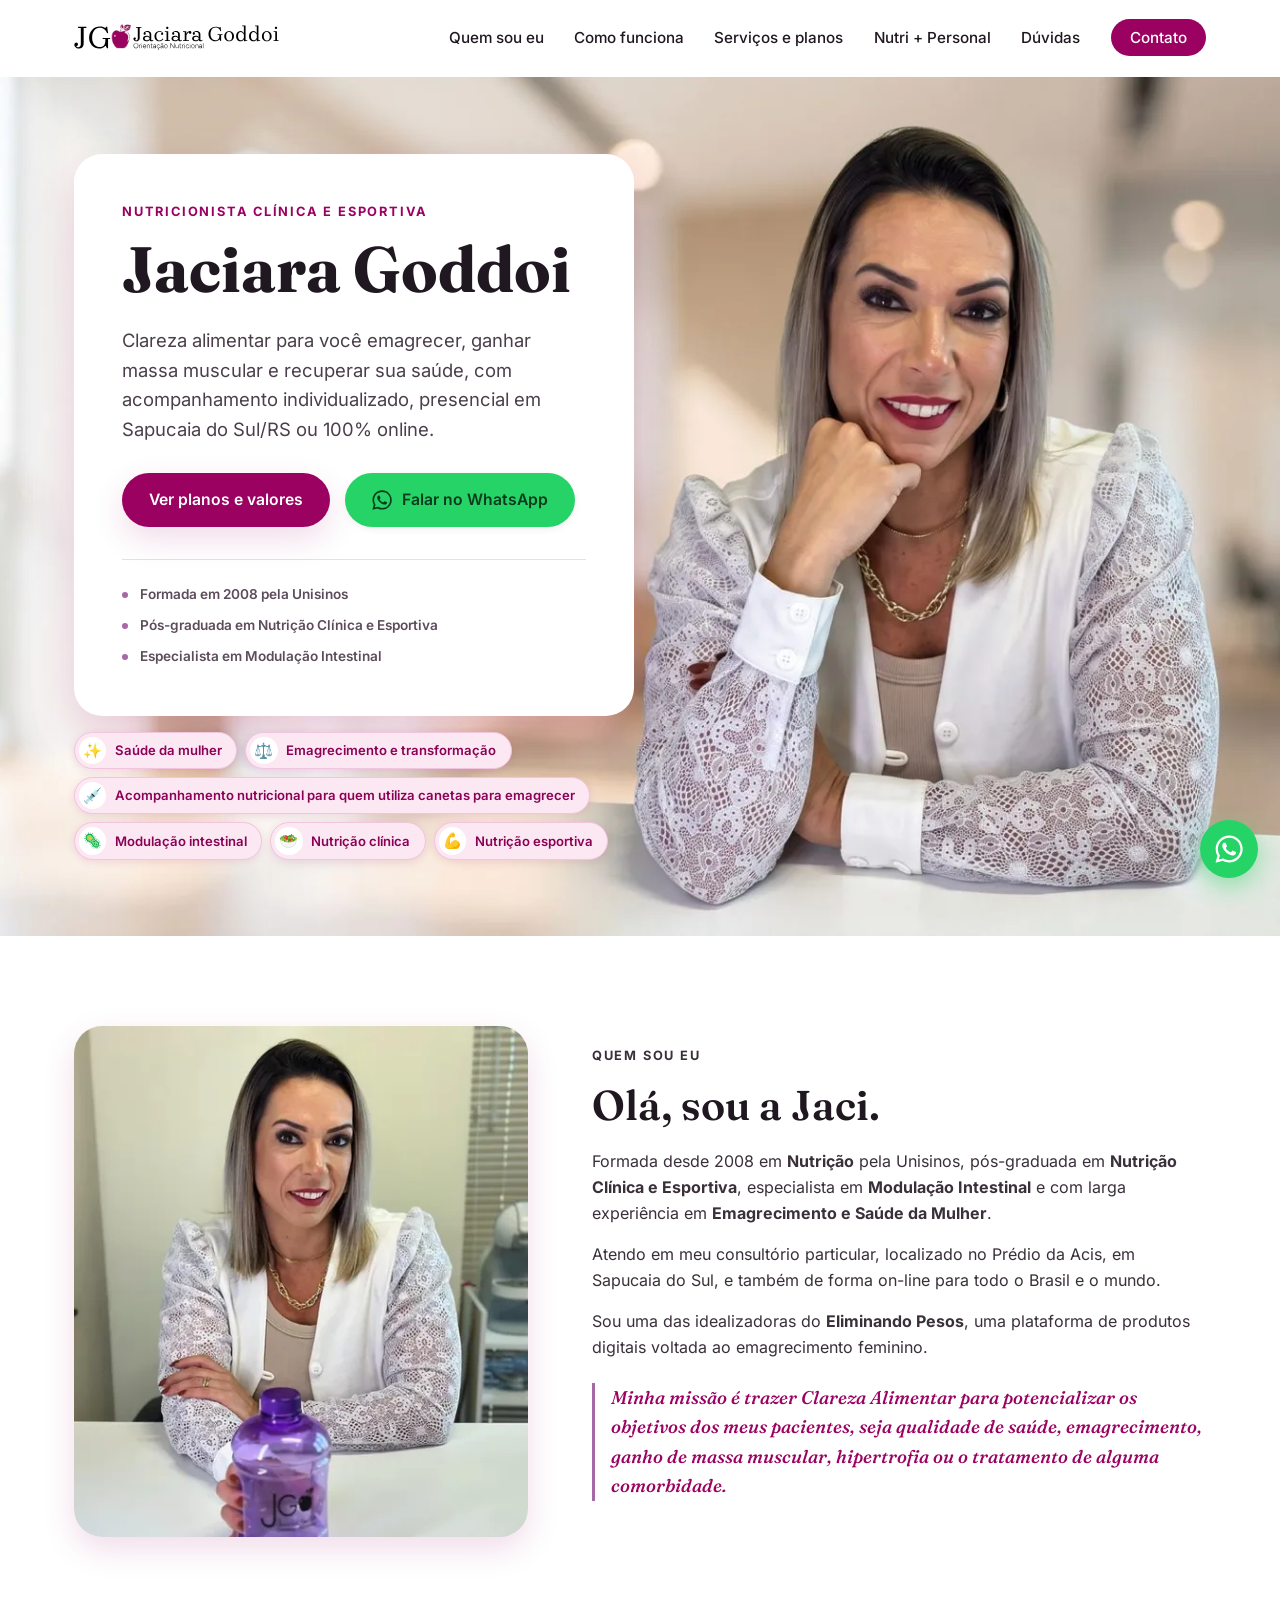
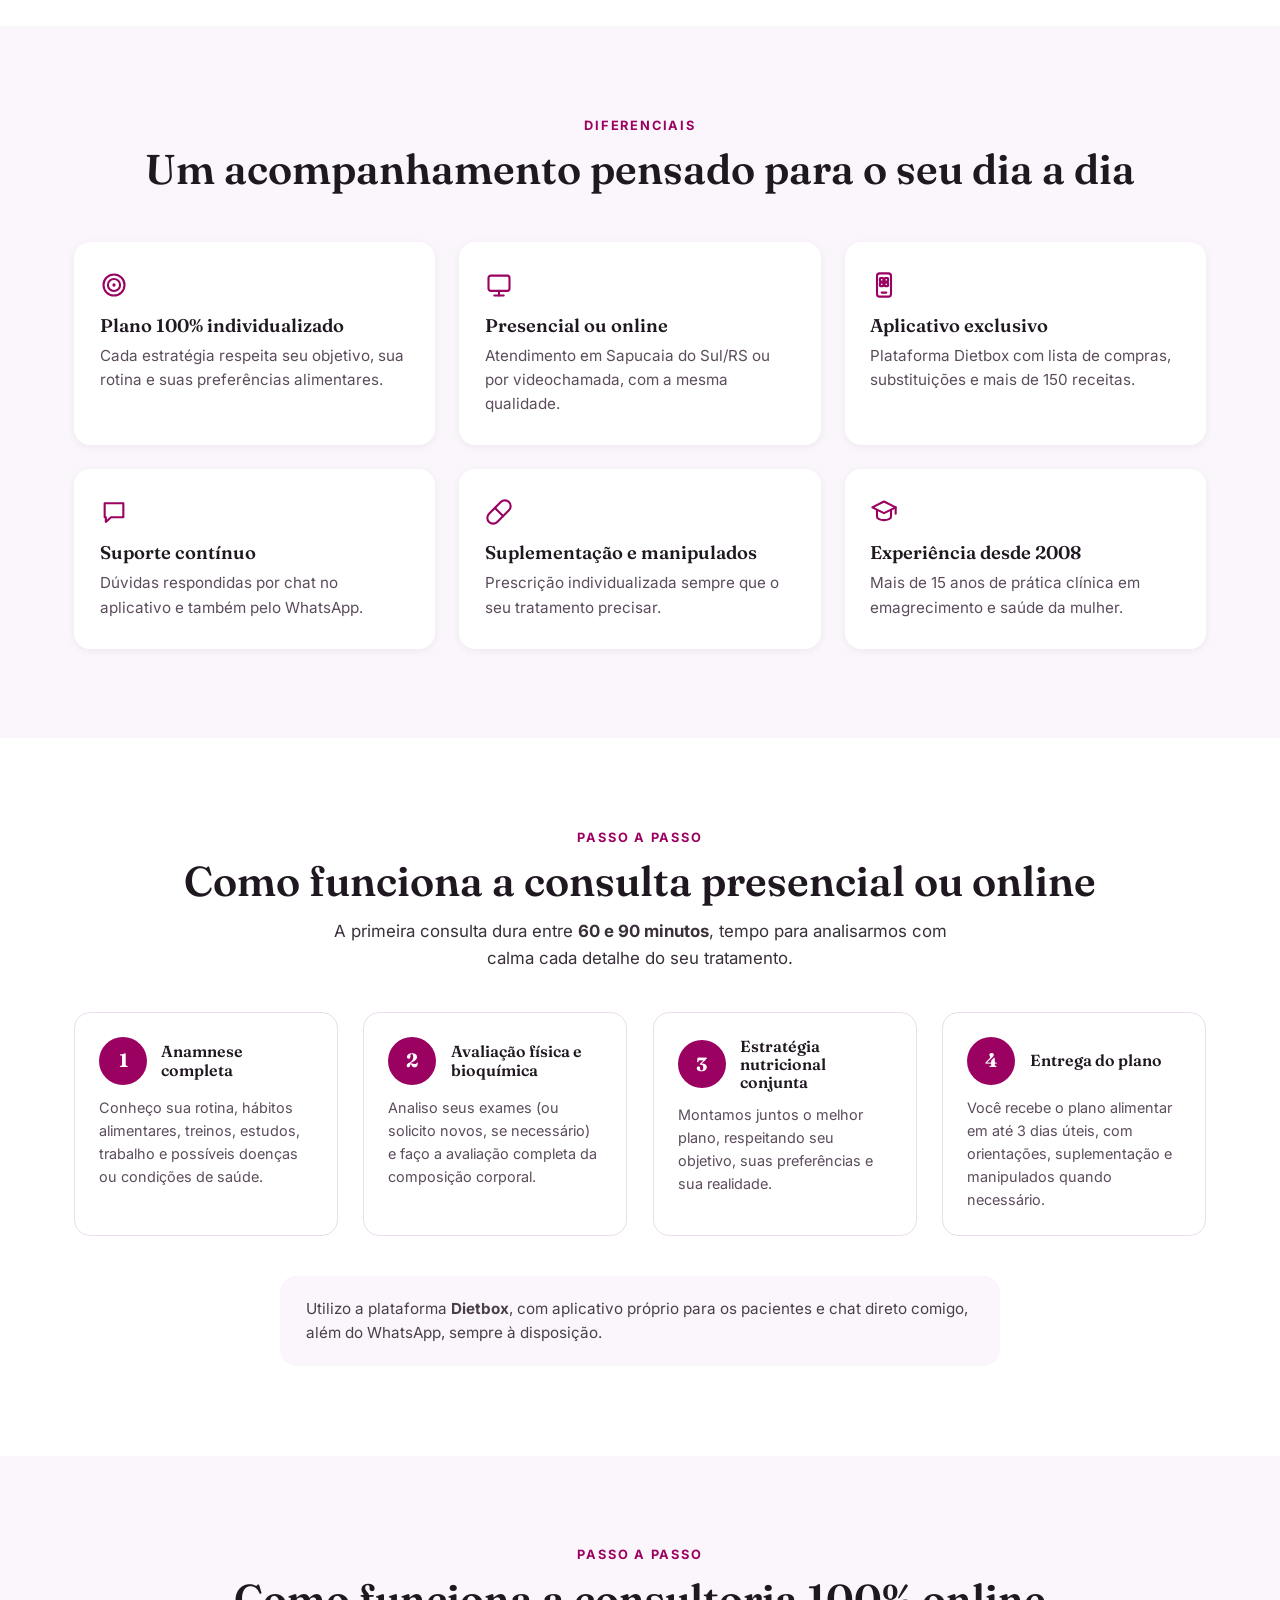
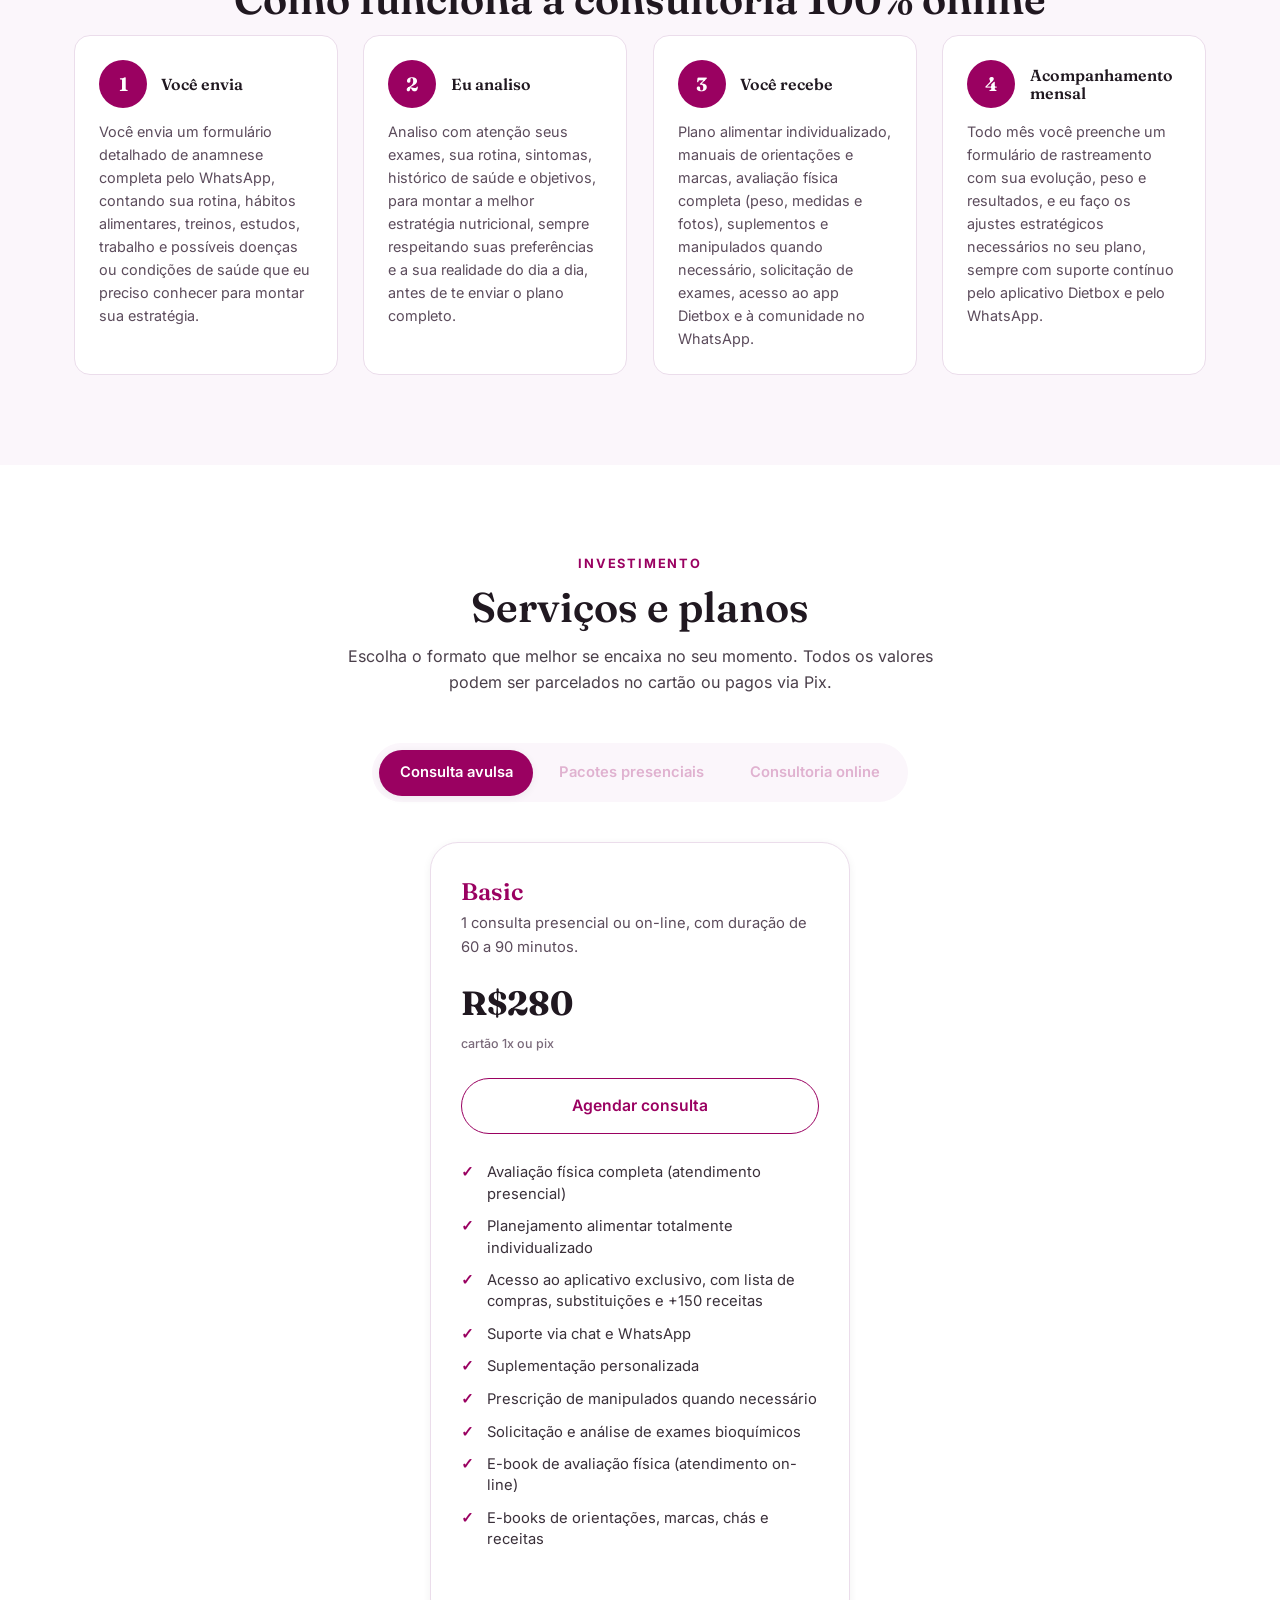
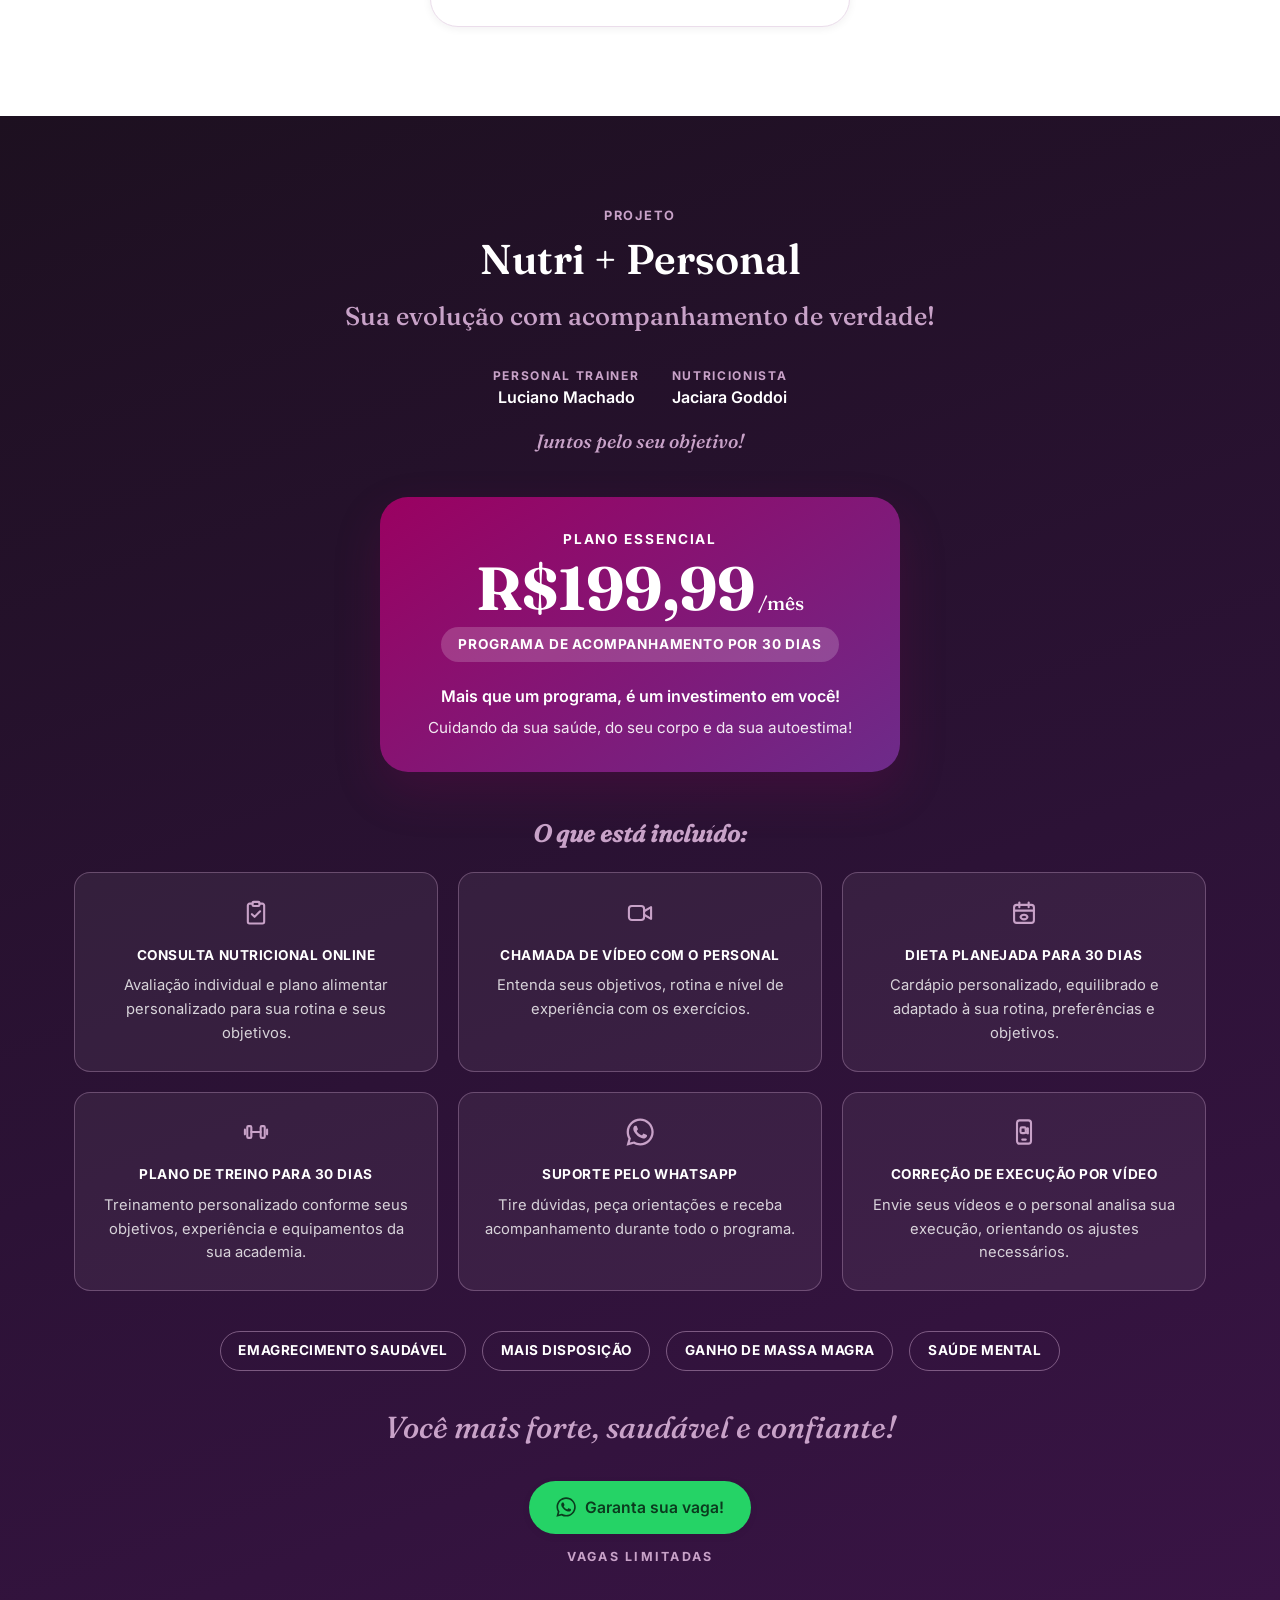
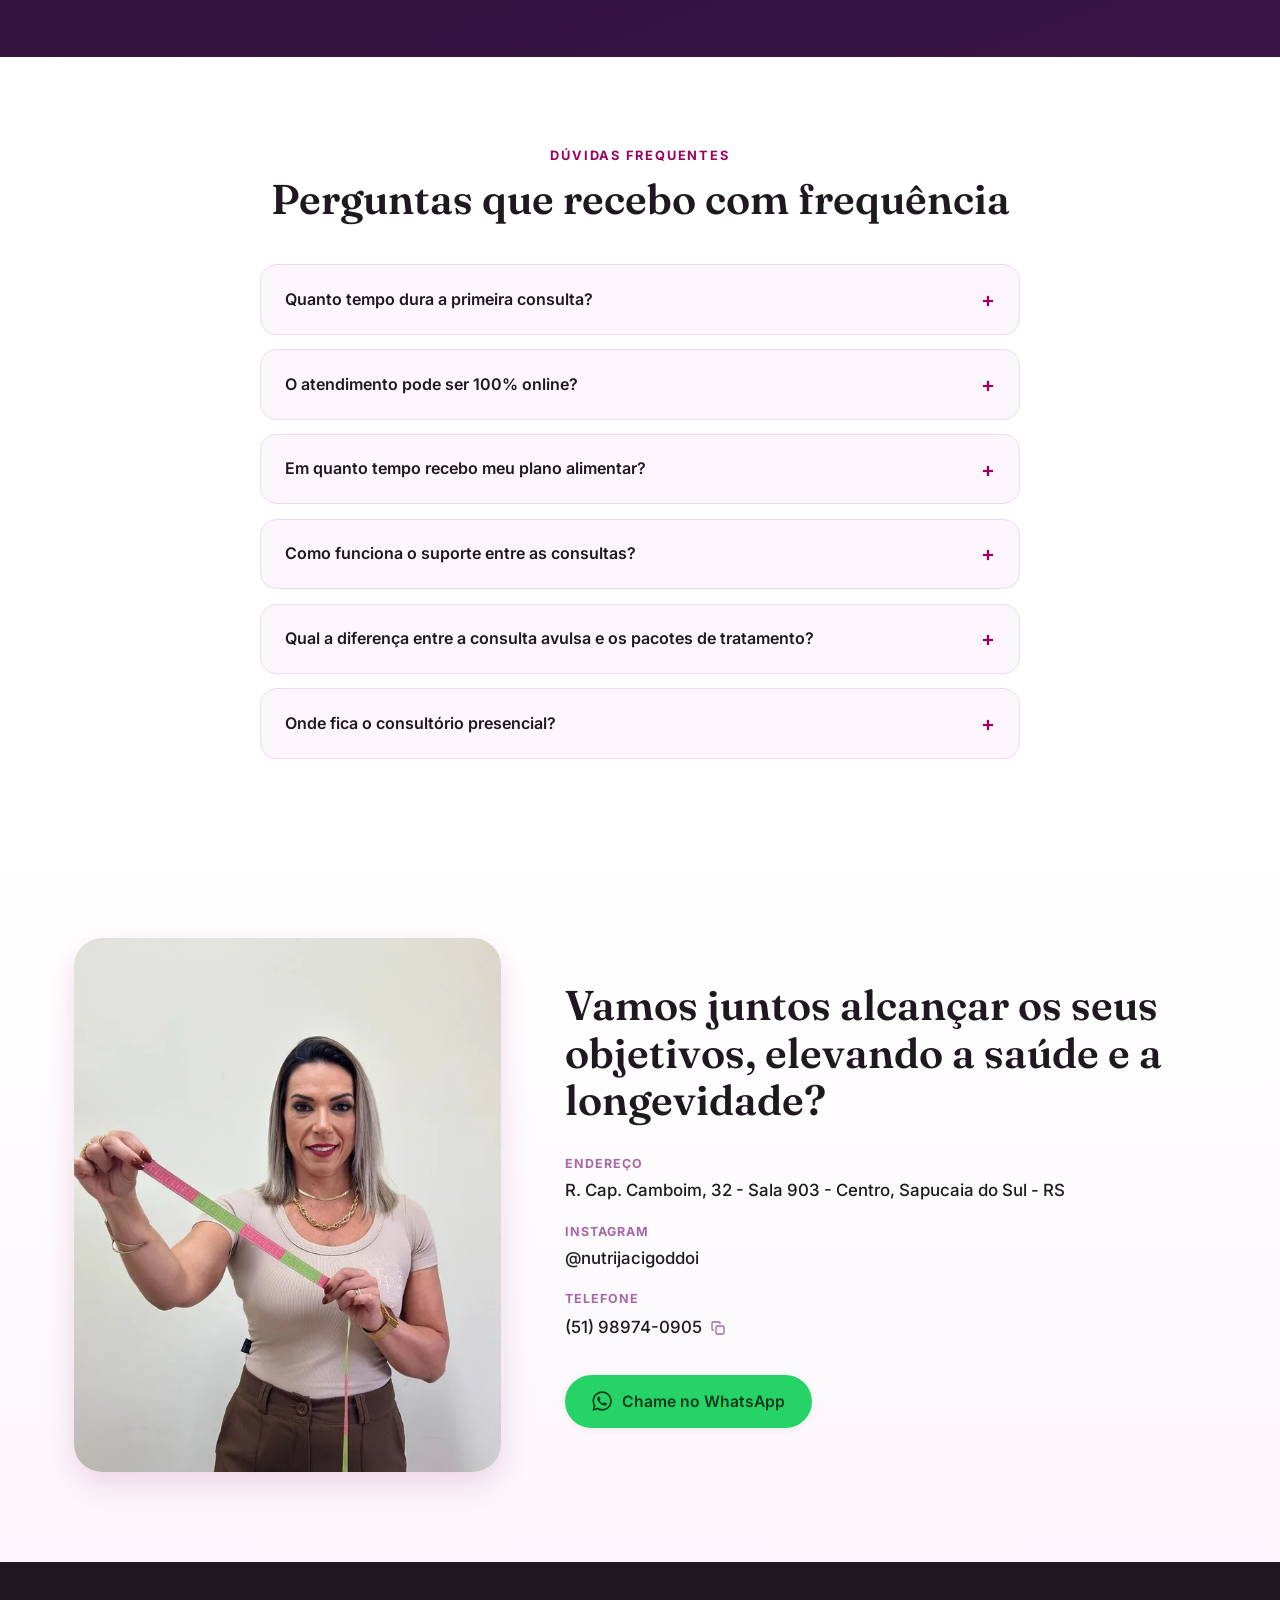
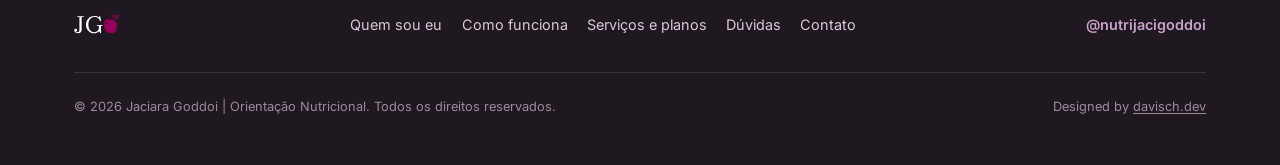
<file: index.html>
<!doctype html>
<html lang="pt-BR">
<head>
  <meta charset="UTF-8">
  <meta name="viewport" content="width=device-width, initial-scale=1">
  <title>Jaciara Goddoi | Nutricionista Clínica e Esportiva - RS</title>
  <meta name="description" content="Nutricionista clínica e esportiva desde 2008 em Sapucaia do Sul/RS. Consultas presenciais ou 100% online, com plano alimentar individualizado.">
  <meta name="robots" content="index, follow">
  <meta name="author" content="Jaciara Goddoi">
  <link rel="canonical" href="https://www.nutrijacigodoi.com.br/">
  <link rel="alternate" type="text/markdown" href="/llms.txt" title="Informações estruturadas para IA (LLMs)">

  <!-- Open Graph / Facebook / LinkedIn -->
  <meta property="og:type" content="website">
  <meta property="og:locale" content="pt_BR">
  <meta property="og:site_name" content="Jaciara Goddoi | Orientação Nutricional">
  <meta property="og:title" content="Jaciara Goddoi | Nutricionista Clínica e Esportiva">
  <meta property="og:description" content="Clareza alimentar para emagrecer, ganhar massa muscular e recuperar sua saúde. Atendimento presencial em Sapucaia do Sul/RS ou 100% online.">
  <meta property="og:url" content="https://www.nutrijacigodoi.com.br/">
  <meta property="og:image" content="https://www.nutrijacigodoi.com.br/assets/img/foto-jaci-hero.jpeg">

  <!-- Twitter / X -->
  <meta name="twitter:card" content="summary_large_image">
  <meta name="twitter:title" content="Jaciara Goddoi | Nutricionista Clínica e Esportiva">
  <meta name="twitter:description" content="Clareza alimentar para emagrecer, ganhar massa muscular e recuperar sua saúde. Presencial em Sapucaia do Sul/RS ou 100% online.">
  <meta name="twitter:image" content="https://www.nutrijacigodoi.com.br/assets/img/foto-jaci-hero.jpeg">

  <meta name="theme-color" content="#9A0161">

  <!-- Favicon -->
  <link rel="icon" type="image/png" href="assets/icons/favicon-apple.png">
  <link rel="apple-touch-icon" href="assets/icons/favicon-apple.png">

  <!-- Performance: fontes hospedadas localmente (assets/fonts), sem round-trip até o Google -->
  <link rel="preload" href="assets/fonts/inter-normal-variable.woff2" as="font" type="font/woff2" crossorigin>
  <link rel="preload" href="assets/fonts/fraunces-normal-variable.woff2" as="font" type="font/woff2" crossorigin>
  <link rel="preload" as="image" href="assets/img/foto-jaci-hero-1600.webp" imagesrcset="assets/img/foto-jaci-hero-480.webp 480w, assets/img/foto-jaci-hero-800.webp 800w, assets/img/foto-jaci-hero-1200.webp 1200w, assets/img/foto-jaci-hero-1600.webp 1600w" imagesizes="100vw" fetchpriority="high">

  <link rel="stylesheet" href="css/styles.css">

  <!-- Dados estruturados: negócio local + pessoa + FAQ -->
  <script type="application/ld+json">
  {
    "@context": "https://schema.org",
    "@graph": [
      {
        "@type": "MedicalBusiness",
        "@id": "https://www.nutrijacigodoi.com.br/#negocio",
        "name": "Jaciara Goddoi - Orientação Nutricional",
        "image": "https://www.nutrijacigodoi.com.br/assets/img/foto-jaci-hero.jpeg",
        "url": "https://www.nutrijacigodoi.com.br/",
        "telephone": "+5551989740905",
        "priceRange": "R$280 - R$2200",
        "address": {
          "@type": "PostalAddress",
          "streetAddress": "R. Cap. Camboim, 32 - Sala 903 - Centro",
          "addressLocality": "Sapucaia do Sul",
          "addressRegion": "RS",
          "addressCountry": "BR"
        },
        "sameAs": ["https://www.instagram.com/nutrijacigoddoi/"],
        "medicalSpecialty": "Nutrição Clínica e Esportiva"
      },
      {
        "@type": "Person",
        "@id": "https://www.nutrijacigodoi.com.br/#jaciara",
        "name": "Jaciara Goddoi",
        "jobTitle": "Nutricionista Clínica e Esportiva",
        "worksFor": { "@id": "https://www.nutrijacigodoi.com.br/#negocio" },
        "alumniOf": "Unisinos",
        "sameAs": ["https://www.instagram.com/nutrijacigoddoi/"]
      },
      {
        "@type": "FAQPage",
        "mainEntity": [
          {
            "@type": "Question",
            "name": "Quanto tempo dura a primeira consulta?",
            "acceptedAnswer": { "@type": "Answer", "text": "A primeira consulta dura entre 60 e 90 minutos, tempo necessário para uma anamnese completa e para montarmos juntos a melhor estratégia nutricional." }
          },
          {
            "@type": "Question",
            "name": "O atendimento pode ser 100% online?",
            "acceptedAnswer": { "@type": "Answer", "text": "Sim. Atendo pacientes de todo o Brasil e do mundo pela plataforma Dietbox e por WhatsApp, com a mesma qualidade do atendimento presencial." }
          },
          {
            "@type": "Question",
            "name": "Em quanto tempo recebo meu plano alimentar?",
            "acceptedAnswer": { "@type": "Answer", "text": "O plano alimentar é enviado em até 3 dias úteis após a consulta, junto com orientações, prescrição de suplementos e manipulados quando necessário." }
          },
          {
            "@type": "Question",
            "name": "Como funciona o suporte entre as consultas?",
            "acceptedAnswer": { "@type": "Answer", "text": "O suporte acontece pelo chat do aplicativo Dietbox e também pelo WhatsApp, sempre que você precisar tirar dúvidas." }
          },
          {
            "@type": "Question",
            "name": "Qual a diferença entre a consulta avulsa e os pacotes de tratamento?",
            "acceptedAnswer": { "@type": "Answer", "text": "Os pacotes garantem acompanhamento contínuo, com valor por consulta menor, consulta extra de dúvidas e presentes especiais - ideais para quem busca constância nos resultados." }
          },
          {
            "@type": "Question",
            "name": "Onde fica o consultório presencial?",
            "acceptedAnswer": { "@type": "Answer", "text": "O atendimento presencial acontece na R. Cap. Camboim, 32 - Sala 903 - Centro, Sapucaia do Sul - RS." }
          }
        ]
      }
    ]
  }
  </script>
</head>
<body>
  <a class="skip-link" href="#conteudo">Pular para o conteúdo</a>

  <!-- Sprite de ícones: definido uma única vez e reutilizado via <use>, sem requisições extras -->
  <svg class="icon-sprite" aria-hidden="true" focusable="false">
    <symbol id="icon-whatsapp" viewBox="0 0 30 30">
      <path fill-rule="evenodd" clip-rule="evenodd" d="M25.4335 4.70291C22.6988 1.96502 19.0619 0.456562 15.1873 0.454956C7.20348 0.454956 0.705764 6.95249 0.702552 14.9385C0.701482 17.4914 1.36838 19.9834 2.63599 22.18L0.581055 29.6857L8.25967 27.6715C10.3754 28.8256 12.7574 29.4338 15.1815 29.4345H15.1875C23.1705 29.4345 29.6689 22.9365 29.672 14.9501C29.6736 11.0797 28.1683 7.44062 25.4335 4.70291ZM15.1873 26.9883H15.1824C13.0222 26.9875 10.9035 26.4069 9.05484 25.3102L8.61542 25.0492L4.05881 26.2446L5.27504 21.802L4.98869 21.3465C3.78352 19.4296 3.14713 17.2141 3.1482 14.9394C3.1507 8.30163 8.55155 2.90132 15.1922 2.90132C18.4078 2.90239 21.4306 4.15626 23.7036 6.43189C25.9765 8.70751 27.2276 11.7323 27.2265 14.9492C27.2236 21.5875 21.8231 26.9883 15.1873 26.9883ZM21.791 17.9717C21.4292 17.7904 19.6498 16.9151 19.3179 16.7941C18.9864 16.6734 18.7449 16.6132 18.5038 16.9754C18.2624 17.3376 17.5689 18.1529 17.3577 18.3943C17.1465 18.6359 16.9356 18.6662 16.5736 18.4849C16.2116 18.3039 15.0455 17.9215 13.663 16.6885C12.5872 15.7289 11.8609 14.5437 11.6496 14.1815C11.4388 13.819 11.6479 13.642 11.8084 13.4429C12.2002 12.9564 12.5925 12.4463 12.7132 12.2049C12.8339 11.9633 12.7735 11.7519 12.6828 11.5708C12.5925 11.3897 11.8687 9.60831 11.5672 8.88343C11.2732 8.17799 10.9751 8.27326 10.7528 8.2622C10.5419 8.25168 10.3005 8.24953 10.0591 8.24953C9.8179 8.24953 9.42576 8.33999 9.09391 8.70252C8.76225 9.06487 7.82738 9.94033 7.82738 11.7218C7.82738 13.5032 9.12424 15.2241 9.30515 15.4657C9.48606 15.7073 11.8573 19.3629 15.4878 20.9304C16.3513 21.3037 17.0253 21.5261 17.5511 21.6929C18.4182 21.9684 19.2069 21.9295 19.8307 21.8364C20.5261 21.7324 21.9718 20.9608 22.2736 20.1154C22.5751 19.27 22.5751 18.5454 22.4845 18.3943C22.3942 18.2434 22.1529 18.1529 21.791 17.9717Z" fill="currentColor"/>
    </symbol>
    <symbol id="icon-copy" viewBox="0 0 24 24">
      <rect x="9" y="9" width="12" height="12" rx="2" fill="none" stroke="currentColor" stroke-width="2"/>
      <path d="M6 15H4.5A1.5 1.5 0 0 1 3 13.5v-9A1.5 1.5 0 0 1 4.5 3h9A1.5 1.5 0 0 1 15 4.5V6" fill="none" stroke="currentColor" stroke-width="2"/>
    </symbol>
    <symbol id="icon-target" viewBox="0 0 24 24" fill="none" stroke="currentColor" stroke-width="1.8" stroke-linecap="round" stroke-linejoin="round">
      <circle cx="12" cy="12" r="9"/>
      <circle cx="12" cy="12" r="5.2"/>
      <circle cx="12" cy="12" r="1.4" fill="currentColor" stroke="none"/>
    </symbol>
    <symbol id="icon-monitor" viewBox="0 0 24 24" fill="none" stroke="currentColor" stroke-width="1.8" stroke-linecap="round" stroke-linejoin="round">
      <rect x="3" y="4" width="18" height="13" rx="2"/>
      <line x1="8" y1="21" x2="16" y2="21"/>
      <line x1="12" y1="17" x2="12" y2="21"/>
    </symbol>
    <symbol id="icon-app" viewBox="0 0 24 24" fill="none" stroke="currentColor" stroke-width="1.8" stroke-linecap="round" stroke-linejoin="round">
      <rect x="6" y="2" width="12" height="20" rx="2.2"/>
      <line x1="10" y1="18.5" x2="14" y2="18.5"/>
      <rect x="8.5" y="6" width="3" height="3" rx="0.6"/>
      <rect x="12.5" y="6" width="3" height="3" rx="0.6"/>
      <rect x="8.5" y="10" width="3" height="3" rx="0.6"/>
      <rect x="12.5" y="10" width="3" height="3" rx="0.6"/>
    </symbol>
    <symbol id="icon-chat" viewBox="0 0 24 24" fill="none" stroke="currentColor" stroke-width="1.8" stroke-linecap="round" stroke-linejoin="round">
      <path d="M4 4.5h16v12H9.5L5 20.5v-4H4v-12z"/>
    </symbol>
    <symbol id="icon-pill" viewBox="0 0 24 24" fill="none" stroke="currentColor" stroke-width="1.8" stroke-linecap="round" stroke-linejoin="round">
      <path d="M10.5 20.5 20.5 10.5a4.95 4.95 0 1 0-7-7L3.5 13.5a4.95 4.95 0 1 0 7 7Z"/>
      <line x1="8.5" y1="8.5" x2="15.5" y2="15.5"/>
    </symbol>
    <symbol id="icon-cap" viewBox="0 0 24 24" fill="none" stroke="currentColor" stroke-width="1.8" stroke-linecap="round" stroke-linejoin="round">
      <path d="M12 3 2 8l10 5 10-5-10-5z"/>
      <path d="M6 10.5V16c0 1.66 2.69 3 6 3s6-1.34 6-3v-5.5"/>
      <line x1="22" y1="8" x2="22" y2="13.5"/>
    </symbol>
    <symbol id="icon-clipboard" viewBox="0 0 24 24" fill="none" stroke="currentColor" stroke-width="1.8" stroke-linecap="round" stroke-linejoin="round">
      <path d="M9 4H6.5A1.5 1.5 0 0 0 5 5.5v14A1.5 1.5 0 0 0 6.5 21h11a1.5 1.5 0 0 0 1.5-1.5v-14A1.5 1.5 0 0 0 17.5 4H15"/>
      <rect x="9" y="2.5" width="6" height="3.5" rx="1"/>
      <path d="m8.5 13 2.3 2.3L15.5 10.5"/>
    </symbol>
    <symbol id="icon-video" viewBox="0 0 24 24" fill="none" stroke="currentColor" stroke-width="1.8" stroke-linecap="round" stroke-linejoin="round">
      <rect x="2.5" y="6" width="13" height="12" rx="2.5"/>
      <path d="m15.5 10.5 6-3.5v10l-6-3.5"/>
    </symbol>
    <symbol id="icon-calendar" viewBox="0 0 24 24" fill="none" stroke="currentColor" stroke-width="1.8" stroke-linecap="round" stroke-linejoin="round">
      <rect x="3.5" y="5" width="17" height="15.5" rx="2.2"/>
      <line x1="3.5" y1="10" x2="20.5" y2="10"/>
      <line x1="8" y1="3" x2="8" y2="7"/>
      <line x1="16" y1="3" x2="16" y2="7"/>
      <path d="M9 15.5c.4-1.4 1.3-2 3-2 1.7 0 2.6.6 3 2-.4 1.4-1.3 2-3 2-1.7 0-2.6-.6-3-2Z"/>
    </symbol>
    <symbol id="icon-dumbbell" viewBox="0 0 24 24" fill="none" stroke="currentColor" stroke-width="1.8" stroke-linecap="round" stroke-linejoin="round">
      <line x1="8" y1="12" x2="16" y2="12"/>
      <rect x="4.5" y="7" width="3.5" height="10" rx="1"/>
      <rect x="16" y="7" width="3.5" height="10" rx="1"/>
      <line x1="2.5" y1="10" x2="2.5" y2="14"/>
      <line x1="21.5" y1="10" x2="21.5" y2="14"/>
    </symbol>
    <symbol id="icon-phone-video" viewBox="0 0 24 24" fill="none" stroke="currentColor" stroke-width="1.8" stroke-linecap="round" stroke-linejoin="round">
      <rect x="6" y="2" width="12" height="20" rx="2.2"/>
      <rect x="9" y="8" width="4.5" height="5" rx="1.2"/>
      <path d="m13.5 9.8 1.8-1v4.4l-1.8-1"/>
      <line x1="10.5" y1="18.5" x2="13.5" y2="18.5"/>
    </symbol>
    <symbol id="icon-arrow-up" viewBox="0 0 24 24" fill="none" stroke="currentColor" stroke-width="2" stroke-linecap="round" stroke-linejoin="round">
      <line x1="12" y1="19" x2="12" y2="5"/>
      <path d="m6 11 6-6 6 6"/>
    </symbol>
  </svg>

  <header class="site-header" id="topo">
    <div class="container header-inner">
      <a href="#topo" class="logo" aria-label="Jaciara Goddoi - Página inicial">
        <img src="assets/icons/logo-jaciara-goddoi-completa.svg" alt="Jaciara Goddoi | Orientação Nutricional" width="206" height="38" class="logo-full">
      </a>

      <button type="button" class="nav-toggle" id="navToggle" aria-expanded="false" aria-controls="primaryNav" aria-label="Abrir menu de navegação">
        <span aria-hidden="true"></span><span aria-hidden="true"></span><span aria-hidden="true"></span>
      </button>

      <nav class="primary-nav" id="primaryNav" aria-label="Navegação principal">
        <ul>
          <li><a href="#sobre">Quem sou eu</a></li>
          <li><a href="#como-funciona">Como funciona</a></li>
          <li><a href="#servicos">Serviços e planos</a></li>
          <li><a href="#nutri-personal">Nutri + Personal</a></li>
          <li><a href="#faq">Dúvidas</a></li>
          <li><a href="#contato" class="nav-cta">Contato</a></li>
        </ul>
      </nav>
    </div>
  </header>

  <main id="conteudo">
    <!-- HERO -->
    <section class="hero">
      <div class="container hero-grid">
        <div class="hero-copy">
          <p class="eyebrow">Nutricionista Clínica e Esportiva</p>
          <h1>Jaciara Goddoi</h1>
          <p class="hero-lead">Clareza alimentar para você emagrecer, ganhar massa muscular e recuperar sua saúde, com acompanhamento individualizado, presencial em Sapucaia do Sul/RS ou 100% online.</p>

          <div class="hero-actions">
            <a href="#servicos" class="btn btn-primary">Ver planos e valores</a>
            <a href="https://wa.me/5551989740905?text=Ol%C3%A1%2C%20Jaciara!%20Vim%20pelo%20site%20e%20gostaria%20de%20agendar%20uma%20consulta."
               class="btn btn-whatsapp" target="_blank" rel="noopener noreferrer" aria-label="Falar com Jaciara no WhatsApp (abre em nova aba)">
              <svg class="icon" width="20" height="20" aria-hidden="true" focusable="false"><use href="#icon-whatsapp"></use></svg>
              Falar no WhatsApp
            </a>
          </div>

          <ul class="hero-credentials" aria-label="Credenciais profissionais">
            <li>Formada em 2008 pela Unisinos</li>
            <li>Pós-graduada em Nutrição Clínica e Esportiva</li>
            <li>Especialista em Modulação Intestinal</li>
          </ul>
        </div>

        <ul class="hero-badges" aria-label="Áreas de atuação">
          <li><span aria-hidden="true">✨</span> Saúde da mulher</li>
          <li><span aria-hidden="true">⚖️</span> Emagrecimento e transformação</li>
          <li><span aria-hidden="true">💉</span> Acompanhamento nutricional para quem utiliza canetas para emagrecer</li>
          <li><span aria-hidden="true">🦠</span> Modulação intestinal</li>
          <li><span aria-hidden="true">🥗</span> Nutrição clínica</li>
          <li><span aria-hidden="true">💪</span> Nutrição esportiva</li>
        </ul>
      </div>
      <div class="hero-media" aria-hidden="true">
        <picture>
          <source type="image/webp" srcset="assets/img/foto-jaci-hero-480.webp 480w, assets/img/foto-jaci-hero-800.webp 800w, assets/img/foto-jaci-hero-1200.webp 1200w, assets/img/foto-jaci-hero-1600.webp 1600w" sizes="100vw">
          <img src="assets/img/foto-jaci-hero.jpeg" alt="" width="1600" height="900" loading="eager" fetchpriority="high" decoding="async">
        </picture>
      </div>
    </section>

    <!-- SOBRE -->
    <section id="sobre" class="section about">
      <div class="container about-grid">
        <div class="about-media">
          <img src="assets/img/jaci-about-me.webp" srcset="assets/img/jaci-about-me-480.webp 480w, assets/img/jaci-about-me.webp 600w" sizes="(max-width: 960px) 420px, 452px" alt="Jaciara Goddoi em seu consultório particular no Centro de Sapucaia do Sul" width="600" height="800" loading="lazy" decoding="async">
        </div>
        <div class="about-copy">
          <p class="eyebrow">Quem sou eu</p>
          <h2>Olá, sou a Jaci.</h2>
          <p>Formada desde 2008 em <strong>Nutrição</strong> pela Unisinos, pós-graduada em <strong>Nutrição Clínica e Esportiva</strong>, especialista em <strong>Modulação Intestinal</strong> e com larga experiência em <strong>Emagrecimento e Saúde da Mulher</strong>.</p>
          <p>Atendo em meu consultório particular, localizado no Prédio da Acis, em Sapucaia do Sul, e também de forma on-line para todo o Brasil e o mundo.</p>
          <p>Sou uma das idealizadoras do <strong>Eliminando Pesos</strong>, uma plataforma de produtos digitais voltada ao emagrecimento feminino.</p>
          <p class="mission">Minha missão é trazer <em>Clareza Alimentar</em> para potencializar os objetivos dos meus pacientes, seja qualidade de saúde, emagrecimento, ganho de massa muscular, hipertrofia ou o tratamento de alguma comorbidade.</p>
        </div>
      </div>
    </section>

    <!-- DIFERENCIAIS -->
    <section class="section benefits" aria-labelledby="beneficios-title">
      <div class="container">
        <p class="eyebrow center">Diferenciais</p>
        <h2 id="beneficios-title" class="center">Um acompanhamento pensado para o seu dia a dia</h2>

        <div class="benefits-grid">
          <article class="benefit-card">
            <svg class="benefit-icon" width="28" height="28" aria-hidden="true" focusable="false"><use href="#icon-target"></use></svg>
            <h3>Plano 100% individualizado</h3>
            <p>Cada estratégia respeita seu objetivo, sua rotina e suas preferências alimentares.</p>
          </article>
          <article class="benefit-card">
            <svg class="benefit-icon" width="28" height="28" aria-hidden="true" focusable="false"><use href="#icon-monitor"></use></svg>
            <h3>Presencial ou online</h3>
            <p>Atendimento em Sapucaia do Sul/RS ou por videochamada, com a mesma qualidade.</p>
          </article>
          <article class="benefit-card">
            <svg class="benefit-icon" width="28" height="28" aria-hidden="true" focusable="false"><use href="#icon-app"></use></svg>
            <h3>Aplicativo exclusivo</h3>
            <p>Plataforma Dietbox com lista de compras, substituições e mais de 150 receitas.</p>
          </article>
          <article class="benefit-card">
            <svg class="benefit-icon" width="28" height="28" aria-hidden="true" focusable="false"><use href="#icon-chat"></use></svg>
            <h3>Suporte contínuo</h3>
            <p>Dúvidas respondidas por chat no aplicativo e também pelo WhatsApp.</p>
          </article>
          <article class="benefit-card">
            <svg class="benefit-icon" width="28" height="28" aria-hidden="true" focusable="false"><use href="#icon-pill"></use></svg>
            <h3>Suplementação e manipulados</h3>
            <p>Prescrição individualizada sempre que o seu tratamento precisar.</p>
          </article>
          <article class="benefit-card">
            <svg class="benefit-icon" width="28" height="28" aria-hidden="true" focusable="false"><use href="#icon-cap"></use></svg>
            <h3>Experiência desde 2008</h3>
            <p>Mais de 15 anos de prática clínica em emagrecimento e saúde da mulher.</p>
          </article>
        </div>
      </div>
    </section>

    <!-- COMO FUNCIONA: CONSULTA -->
    <section id="como-funciona" class="section how-it-works">
      <div class="container">
        <p class="eyebrow center">Passo a passo</p>
        <h2 class="center">Como funciona a consulta presencial ou online</h2>
        <p class="tab-intro">A primeira consulta dura entre <strong>60 e 90 minutos</strong>, tempo para analisarmos com calma cada detalhe do seu tratamento.</p>
        <ol class="steps">
          <li>
            <div class="step-head"><span class="step-num">1</span><h3>Anamnese completa</h3></div>
            <p>Conheço sua rotina, hábitos alimentares, treinos, estudos, trabalho e possíveis doenças ou condições de saúde.</p>
          </li>
          <li>
            <div class="step-head"><span class="step-num">2</span><h3>Avaliação física e bioquímica</h3></div>
            <p>Analiso seus exames (ou solicito novos, se necessário) e faço a avaliação completa da composição corporal.</p>
          </li>
          <li>
            <div class="step-head"><span class="step-num">3</span><h3>Estratégia nutricional conjunta</h3></div>
            <p>Montamos juntos o melhor plano, respeitando seu objetivo, suas preferências e sua realidade.</p>
          </li>
          <li>
            <div class="step-head"><span class="step-num">4</span><h3>Entrega do plano</h3></div>
            <p>Você recebe o plano alimentar em até 3 dias úteis, com orientações, suplementação e manipulados quando necessário.</p>
          </li>
        </ol>
        <p class="tab-note">Utilizo a plataforma <strong>Dietbox</strong>, com aplicativo próprio para os pacientes e chat direto comigo, além do WhatsApp, sempre à disposição.</p>
      </div>
    </section>

    <!-- COMO FUNCIONA: CONSULTORIA ONLINE -->
    <section id="consultoria-online" class="section how-it-works">
      <div class="container">
        <p class="eyebrow center">Passo a passo</p>
        <h2 class="center">Como funciona a consultoria 100% online</h2>
        <ol class="steps">
          <li>
            <div class="step-head"><span class="step-num">1</span><h3>Você envia</h3></div>
            <p>Você envia um formulário detalhado de anamnese completa pelo WhatsApp, contando sua rotina, hábitos alimentares, treinos, estudos, trabalho e possíveis doenças ou condições de saúde que eu preciso conhecer para montar sua estratégia.</p>
          </li>
          <li>
            <div class="step-head"><span class="step-num">2</span><h3>Eu analiso</h3></div>
            <p>Analiso com atenção seus exames, sua rotina, sintomas, histórico de saúde e objetivos, para montar a melhor estratégia nutricional, sempre respeitando suas preferências e a sua realidade do dia a dia, antes de te enviar o plano completo.</p>
          </li>
          <li>
            <div class="step-head"><span class="step-num">3</span><h3>Você recebe</h3></div>
            <p>Plano alimentar individualizado, manuais de orientações e marcas, avaliação física completa (peso, medidas e fotos), suplementos e manipulados quando necessário, solicitação de exames, acesso ao app Dietbox e à comunidade no WhatsApp.</p>
          </li>
          <li>
            <div class="step-head"><span class="step-num">4</span><h3>Acompanhamento mensal</h3></div>
            <p>Todo mês você preenche um formulário de rastreamento com sua evolução, peso e resultados, e eu faço os ajustes estratégicos necessários no seu plano, sempre com suporte contínuo pelo aplicativo Dietbox e pelo WhatsApp.</p>
          </li>
        </ol>
      </div>
    </section>

    <!-- SERVIÇOS / PREÇOS -->
    <section id="servicos" class="section pricing">
      <div class="container">
        <p class="eyebrow center">Investimento</p>
        <h2 class="center">Serviços e planos</h2>
        <p class="section-lead center">Escolha o formato que melhor se encaixa no seu momento. Todos os valores podem ser parcelados no cartão ou pagos via Pix.</p>

        <div class="tabs" data-tabs>
          <div class="tab-list" role="tablist" aria-label="Categorias de serviço">
            <button type="button" class="tab-btn is-active" role="tab" id="tab-avulsa" aria-selected="true" aria-controls="panel-avulsa">Consulta avulsa</button>
            <button type="button" class="tab-btn" role="tab" id="tab-pacotes" aria-selected="false" aria-controls="panel-pacotes" tabindex="-1">Pacotes presenciais</button>
            <button type="button" class="tab-btn" role="tab" id="tab-online" aria-selected="false" aria-controls="panel-online" tabindex="-1">Consultoria online</button>
          </div>

          <!-- CONSULTA AVULSA -->
          <div class="tab-panel" id="panel-avulsa" role="tabpanel" aria-labelledby="tab-avulsa">
            <div class="pricing-grid pricing-grid--single">
              <article class="price-card">
                <h3 class="price-name">Basic</h3>
                <p class="price-desc">1 consulta presencial ou on-line, com duração de 60 a 90 minutos.</p>
                <p class="price-value">R$280<span>cartão 1x ou pix</span></p>
                <a href="https://wa.me/5551989740905?text=Ol%C3%A1%2C%20Jaciara!%20Quero%20agendar%20a%20consulta%20Basic." class="btn btn-outline" target="_blank" rel="noopener noreferrer">Agendar consulta</a>
                <ul class="price-features">
                  <li>Avaliação física completa (atendimento presencial)</li>
                  <li>Planejamento alimentar totalmente individualizado</li>
                  <li>Acesso ao aplicativo exclusivo, com lista de compras, substituições e +150 receitas</li>
                  <li>Suporte via chat e WhatsApp</li>
                  <li>Suplementação personalizada</li>
                  <li>Prescrição de manipulados quando necessário</li>
                  <li>Solicitação e análise de exames bioquímicos</li>
                  <li>E-book de avaliação física (atendimento on-line)</li>
                  <li>E-books de orientações, marcas, chás e receitas</li>
                </ul>
              </article>
            </div>
          </div>

          <!-- PACOTES PRESENCIAIS -->
          <div class="tab-panel" id="panel-pacotes" role="tabpanel" aria-labelledby="tab-pacotes" hidden>
            <div class="pricing-grid">
              <article class="price-card">
                <h3 class="price-name">Premium</h3>
                <p class="price-desc">4 consultas de 60 a 90 minutos</p>
                <p class="price-value">R$950<span>4x sem juros ou pix com 5% de desconto</span></p>
                <a href="https://wa.me/5551989740905?text=Ol%C3%A1%2C%20Jaciara!%20Quero%20agendar%20o%20pacote%20Premium." class="btn btn-outline" target="_blank" rel="noopener noreferrer">Escolher Premium</a>
                <ul class="price-features">
                  <li>Avaliação física completa (atendimento presencial)</li>
                  <li>Planejamento alimentar totalmente individualizado</li>
                  <li>Acesso ao aplicativo exclusivo com +150 receitas</li>
                  <li>Suporte via chat e WhatsApp</li>
                  <li>Suplementação personalizada e manipulados</li>
                  <li>Solicitação e análise de exames bioquímicos</li>
                  <li>E-books de avaliação, orientações, marcas, chás e receitas</li>
                  <li class="price-feature--gift">Presente: kit academia da Nutri (toalha e garrafinha)</li>
                </ul>
              </article>

              <article class="price-card price-card--featured">
                <p class="price-badge">Recomendado</p>
                <h3 class="price-name">Gold</h3>
                <p class="price-desc">8 consultas de 60 a 90 minutos</p>
                <p class="price-value">R$1.750<span>8x sem juros ou pix com 5% de desconto</span></p>
                <a href="https://wa.me/5551989740905?text=Ol%C3%A1%2C%20Jaciara!%20Quero%20agendar%20o%20pacote%20Gold." class="btn btn-primary" target="_blank" rel="noopener noreferrer">Escolher Gold</a>
                <ul class="price-features">
                  <li>1 consulta on-line de 30min para dúvidas, 1 semana após o início</li>
                  <li>Avaliação física completa (atendimento presencial)</li>
                  <li>Planejamento alimentar totalmente individualizado</li>
                  <li>Acesso ao aplicativo exclusivo com +150 receitas</li>
                  <li>Suporte via chat e WhatsApp</li>
                  <li>Suplementação personalizada e manipulados</li>
                  <li>Solicitação e análise de exames bioquímicos</li>
                  <li>E-books de avaliação, orientações, marcas, chás e receitas</li>
                  <li class="price-feature--gift">Presente: kit especial da Nutri (toalha, garrafinha, mimos e amostras)</li>
                </ul>
              </article>

              <article class="price-card">
                <h3 class="price-name">Pro</h3>
                <p class="price-desc">12 consultas de 60 a 90 minutos</p>
                <p class="price-value">R$2.200<span>10x sem juros ou pix com 5% de desconto</span></p>
                <a href="https://wa.me/5551989740905?text=Ol%C3%A1%2C%20Jaciara!%20Quero%20agendar%20o%20pacote%20Pro." class="btn btn-outline" target="_blank" rel="noopener noreferrer">Escolher Pro</a>
                <ul class="price-features">
                  <li>1 consulta on-line de 30min para dúvidas, 1 semana após o início</li>
                  <li>Avaliação física completa (atendimento presencial)</li>
                  <li>Planejamento alimentar totalmente individualizado</li>
                  <li>Acesso ao aplicativo exclusivo com +150 receitas</li>
                  <li>Suporte via chat e WhatsApp</li>
                  <li>Suplementação personalizada e manipulados</li>
                  <li>Solicitação e análise de exames bioquímicos</li>
                  <li>E-books de avaliação, orientações, marcas, chás e receitas</li>
                  <li class="price-feature--gift">Presente: kit especial da Nutri (toalha, garrafinha, mimos e amostras)</li>
                </ul>
              </article>
            </div>
          </div>

          <!-- CONSULTORIA ONLINE -->
          <div class="tab-panel" id="panel-online" role="tabpanel" aria-labelledby="tab-online" hidden>
            <div class="pricing-grid pricing-grid--duo">
              <article class="price-card">
                <h3 class="price-name">Plano Trimestral</h3>
                <p class="price-desc">3 meses de acompanhamento</p>
                <p class="price-value">10x R$40,00<span>no cartão ou R$347,00 no pix</span></p>
                <p class="price-copy">Você pode continuar tentando sozinha(o)... ou pode ter 3 meses de acompanhamento estratégico comigo por menos de R$4 por dia.</p>
                <a href="https://wa.me/5551989740905?text=Ol%C3%A1%2C%20Jaciara!%20Quero%20come%C3%A7ar%20o%20Plano%20Trimestral." class="btn btn-outline" target="_blank" rel="noopener noreferrer">Começar Plano Trimestral</a>
              </article>

              <article class="price-card price-card--featured">
                <p class="price-badge">Melhor custo-benefício</p>
                <h3 class="price-name">Plano Semestral</h3>
                <p class="price-desc">6 meses de acompanhamento</p>
                <p class="price-value">10x R$60,00<span>no cartão ou R$547,00 no pix</span></p>
                <p class="price-copy">Você não precisa de mais uma dieta. Você precisa de direção, acompanhamento e constância.</p>
                <a href="https://wa.me/5551989740905?text=Ol%C3%A1%2C%20Jaciara!%20Quero%20come%C3%A7ar%20o%20Plano%20Semestral." class="btn btn-primary" target="_blank" rel="noopener noreferrer">Começar Plano Semestral</a>
              </article>
            </div>
          </div>
        </div>
      </div>
    </section>

    <!-- PROJETO NUTRI + PERSONAL -->
    <section id="nutri-personal" class="section nutri-personal" aria-labelledby="nutri-personal-title">
      <div class="container">
        <p class="eyebrow center">Projeto</p>
        <h2 class="center" id="nutri-personal-title">Nutri + Personal</h2>
        <p class="np-tagline">Sua evolução com acompanhamento de verdade!</p>

        <ul class="np-team" aria-label="Profissionais do projeto">
          <li><span>Personal Trainer</span> Luciano Machado</li>
          <li><span>Nutricionista</span> Jaciara Goddoi</li>
        </ul>
        <p class="np-motto">Juntos pelo seu objetivo!</p>

        <div class="np-plan">
          <p class="np-plan-name">Plano Essencial</p>
          <p class="np-plan-price">R$199,99<span>/mês</span></p>
          <p class="np-plan-duration">Programa de acompanhamento por 30 dias</p>
          <p class="np-plan-note">Mais que um programa, é um investimento em você!</p>
          <p class="np-plan-care">Cuidando da sua saúde, do seu corpo e da sua autoestima!</p>
        </div>

        <h3 class="np-included-title">O que está incluído:</h3>
        <ul class="np-included">
            <li class="np-item">
              <svg class="np-item-icon" width="28" height="28" aria-hidden="true" focusable="false"><use href="#icon-clipboard"></use></svg>
              <h4>Consulta nutricional online</h4>
              <p>Avaliação individual e plano alimentar personalizado para sua rotina e seus objetivos.</p>
            </li>
            <li class="np-item">
              <svg class="np-item-icon" width="28" height="28" aria-hidden="true" focusable="false"><use href="#icon-video"></use></svg>
              <h4>Chamada de vídeo com o personal</h4>
              <p>Entenda seus objetivos, rotina e nível de experiência com os exercícios.</p>
            </li>
            <li class="np-item">
              <svg class="np-item-icon" width="28" height="28" aria-hidden="true" focusable="false"><use href="#icon-calendar"></use></svg>
              <h4>Dieta planejada para 30 dias</h4>
              <p>Cardápio personalizado, equilibrado e adaptado à sua rotina, preferências e objetivos.</p>
            </li>
            <li class="np-item">
              <svg class="np-item-icon" width="28" height="28" aria-hidden="true" focusable="false"><use href="#icon-dumbbell"></use></svg>
              <h4>Plano de treino para 30 dias</h4>
              <p>Treinamento personalizado conforme seus objetivos, experiência e equipamentos da sua academia.</p>
            </li>
            <li class="np-item">
              <svg class="np-item-icon" width="28" height="28" aria-hidden="true" focusable="false"><use href="#icon-whatsapp"></use></svg>
              <h4>Suporte pelo WhatsApp</h4>
              <p>Tire dúvidas, peça orientações e receba acompanhamento durante todo o programa.</p>
            </li>
            <li class="np-item">
              <svg class="np-item-icon" width="28" height="28" aria-hidden="true" focusable="false"><use href="#icon-phone-video"></use></svg>
              <h4>Correção de execução por vídeo</h4>
              <p>Envie seus vídeos e o personal analisa sua execução, orientando os ajustes necessários.</p>
            </li>
        </ul>

        <ul class="np-benefits" aria-label="Resultados do programa">
          <li>Emagrecimento saudável</li>
          <li>Mais disposição</li>
          <li>Ganho de massa magra</li>
          <li>Saúde mental</li>
        </ul>

        <p class="np-closing">Você mais forte, saudável e confiante!</p>

        <div class="np-cta">
          <a href="https://wa.me/5551989740905?text=Ol%C3%A1%2C%20Jaciara!%20Quero%20garantir%20minha%20vaga%20no%20Projeto%20Nutri%20%2B%20Personal." class="btn btn-whatsapp" target="_blank" rel="noopener noreferrer" aria-label="Garanta sua vaga no Projeto Nutri + Personal pelo WhatsApp (abre em nova aba)">
            <svg class="icon" width="20" height="20" aria-hidden="true" focusable="false"><use href="#icon-whatsapp"></use></svg>
            Garanta sua vaga!
          </a>
          <p class="np-limited">Vagas limitadas</p>
        </div>
      </div>
    </section>

    <!-- FAQ -->
    <section id="faq" class="section faq">
      <div class="container">
        <p class="eyebrow center">Dúvidas frequentes</p>
        <h2 class="center">Perguntas que recebo com frequência</h2>

        <div class="faq-list">
          <details name="faq" class="faq-item">
            <summary>Quanto tempo dura a primeira consulta?</summary>
            <p>A primeira consulta dura entre 60 e 90 minutos, tempo necessário para uma anamnese completa e para montarmos juntos a melhor estratégia nutricional.</p>
          </details>
          <details name="faq" class="faq-item">
            <summary>O atendimento pode ser 100% online?</summary>
            <p>Sim. Atendo pacientes de todo o Brasil e do mundo pela plataforma Dietbox e por WhatsApp, com a mesma qualidade do atendimento presencial.</p>
          </details>
          <details name="faq" class="faq-item">
            <summary>Em quanto tempo recebo meu plano alimentar?</summary>
            <p>O plano alimentar é enviado em até 3 dias úteis após a consulta, junto com orientações, prescrição de suplementos e manipulados quando necessário.</p>
          </details>
          <details name="faq" class="faq-item">
            <summary>Como funciona o suporte entre as consultas?</summary>
            <p>O suporte acontece pelo chat do aplicativo Dietbox e também pelo WhatsApp, sempre que você precisar tirar dúvidas.</p>
          </details>
          <details name="faq" class="faq-item">
            <summary>Qual a diferença entre a consulta avulsa e os pacotes de tratamento?</summary>
            <p>Os pacotes garantem acompanhamento contínuo, com valor por consulta menor, consulta extra de dúvidas e presentes especiais, ideais para quem busca constância nos resultados.</p>
          </details>
          <details name="faq" class="faq-item">
            <summary>Onde fica o consultório presencial?</summary>
            <p>O atendimento presencial acontece na R. Cap. Camboim, 32 - Sala 903 - Centro, Sapucaia do Sul - RS.</p>
          </details>
        </div>
      </div>
    </section>

    <!-- CONTATO / CTA FINAL -->
    <section id="contato" class="section contact">
      <div class="container contact-grid">
        <div class="contact-media">
          <img src="assets/img/jaci-cta.webp" alt="Jaciara Goddoi com fita métrica, representando a avaliação física do acompanhamento nutricional" width="600" height="800" loading="lazy" decoding="async">
        </div>
        <div class="contact-copy">
          <h2>Vamos juntos alcançar os seus objetivos, elevando a saúde e a longevidade?</h2>

          <dl class="contact-details">
            <div>
              <dt>Endereço</dt>
              <dd><a href="https://www.google.com/maps/search/?api=1&query=R.+Cap.+Camboim%2C+32+-+Sala+903+-+Centro%2C+Sapucaia+do+Sul+-+RS" target="_blank" rel="noopener noreferrer">R. Cap. Camboim, 32 - Sala 903 - Centro, Sapucaia do Sul - RS</a></dd>
            </div>
            <div>
              <dt>Instagram</dt>
              <dd><a href="https://www.instagram.com/nutrijacigoddoi/" target="_blank" rel="noopener noreferrer">@nutrijacigoddoi</a></dd>
            </div>
            <div>
              <dt>Telefone</dt>
              <dd>
                <button type="button" class="copy-btn" data-copy-value="(51) 98974-0905" aria-label="Copiar telefone (51) 98974-0905">
                  (51) 98974-0905
                  <svg class="icon" width="16" height="16" aria-hidden="true" focusable="false"><use href="#icon-copy"></use></svg>
                </button>
                <span class="copy-feedback" role="status" aria-live="polite"></span>
              </dd>
            </div>
          </dl>

          <a href="https://wa.me/5551989740905?text=Ol%C3%A1%2C%20Jaciara!%20Vim%20pelo%20site%20e%20gostaria%20de%20agendar%20uma%20consulta." class="btn btn-whatsapp" target="_blank" rel="noopener noreferrer">
            <svg class="icon" width="20" height="20" aria-hidden="true" focusable="false"><use href="#icon-whatsapp"></use></svg>
            Chame no WhatsApp
          </a>
        </div>
      </div>
    </section>
  </main>

  <footer class="site-footer">
    <div class="container footer-inner">
      <div class="footer-brand">
        <img src="assets/icons/logo-jg-reduzida-branca.svg" alt="Jaciara Goddoi | Orientação Nutricional" width="47" height="30" class="logo-full">
      </div>

      <nav aria-label="Links do rodapé">
        <ul class="footer-nav">
          <li><a href="#sobre">Quem sou eu</a></li>
          <li><a href="#como-funciona">Como funciona</a></li>
          <li><a href="#servicos">Serviços e planos</a></li>
          <li><a href="#faq">Dúvidas</a></li>
          <li><a href="#contato">Contato</a></li>
        </ul>
      </nav>

      <a class="footer-social" href="https://www.instagram.com/nutrijacigoddoi/" target="_blank" rel="noopener noreferrer">@nutrijacigoddoi</a>

      <div class="footer-bottom">
        <p class="footer-copy">&copy; <span id="anoAtual">2026</span> Jaciara Goddoi | Orientação Nutricional. Todos os direitos reservados.</p>
        <p class="footer-credit">Designed by <a href="https://www.davisch.dev/" target="_blank" rel="noopener noreferrer">davisch.dev</a></p>
      </div>
    </div>
  </footer>

  <a class="scrolltop-fab" id="scrollTopFab" href="#topo" aria-label="Voltar para o início da página">
    <svg class="icon" width="24" height="24" aria-hidden="true" focusable="false"><use href="#icon-arrow-up"></use></svg>
  </a>

  <a class="whatsapp-fab" href="https://wa.me/5551989740905?text=Ol%C3%A1%2C%20Jaciara!%20Vim%20pelo%20site%20e%20gostaria%20de%20agendar%20uma%20consulta." target="_blank" rel="noopener noreferrer" aria-label="Falar com Jaciara no WhatsApp (abre em nova aba)">
    <svg class="icon" width="28" height="28" aria-hidden="true" focusable="false"><use href="#icon-whatsapp"></use></svg>
  </a>

  <script src="js/main.js" defer></script>
</body>
</html>
</file>
<file: css/styles.css>
/* =========================================================
   Jaciara Goddoi — Orientação Nutricional
   Fontes: hospedadas localmente (subset latin) em vez do
   <link> do Google Fonts — elimina a viagem extra até
   fonts.googleapis.com/fonts.gstatic.com antes do download
   real da fonte, reduzindo o Render Delay do LCP.
   ========================================================= */
@font-face {
  font-family: "Fraunces";
  font-style: normal;
  font-weight: 500;
  font-display: swap;
  src: url("../assets/fonts/fraunces-normal-variable.woff2") format("woff2");
  unicode-range: U+0000-00FF, U+0131, U+0152-0153, U+02BB-02BC, U+02C6, U+02DA, U+02DC, U+0304, U+0308, U+0329, U+2000-206F, U+20AC, U+2122, U+2191, U+2193, U+2212, U+2215, U+FEFF, U+FFFD;
}
@font-face {
  font-family: "Fraunces";
  font-style: normal;
  font-weight: 600;
  font-display: swap;
  src: url("../assets/fonts/fraunces-normal-variable.woff2") format("woff2");
  unicode-range: U+0000-00FF, U+0131, U+0152-0153, U+02BB-02BC, U+02C6, U+02DA, U+02DC, U+0304, U+0308, U+0329, U+2000-206F, U+20AC, U+2122, U+2191, U+2193, U+2212, U+2215, U+FEFF, U+FFFD;
}
@font-face {
  font-family: "Fraunces";
  font-style: normal;
  font-weight: 700;
  font-display: swap;
  src: url("../assets/fonts/fraunces-normal-variable.woff2") format("woff2");
  unicode-range: U+0000-00FF, U+0131, U+0152-0153, U+02BB-02BC, U+02C6, U+02DA, U+02DC, U+0304, U+0308, U+0329, U+2000-206F, U+20AC, U+2122, U+2191, U+2193, U+2212, U+2215, U+FEFF, U+FFFD;
}
@font-face {
  font-family: "Fraunces";
  font-style: italic;
  font-weight: 500;
  font-display: swap;
  src: url("../assets/fonts/fraunces-italic-500.woff2") format("woff2");
  unicode-range: U+0000-00FF, U+0131, U+0152-0153, U+02BB-02BC, U+02C6, U+02DA, U+02DC, U+0304, U+0308, U+0329, U+2000-206F, U+20AC, U+2122, U+2191, U+2193, U+2212, U+2215, U+FEFF, U+FFFD;
}
@font-face {
  font-family: "Inter";
  font-style: normal;
  font-weight: 400;
  font-display: swap;
  src: url("../assets/fonts/inter-normal-variable.woff2") format("woff2");
  unicode-range: U+0000-00FF, U+0131, U+0152-0153, U+02BB-02BC, U+02C6, U+02DA, U+02DC, U+0304, U+0308, U+0329, U+2000-206F, U+20AC, U+2122, U+2191, U+2193, U+2212, U+2215, U+FEFF, U+FFFD;
}
@font-face {
  font-family: "Inter";
  font-style: normal;
  font-weight: 500;
  font-display: swap;
  src: url("../assets/fonts/inter-normal-variable.woff2") format("woff2");
  unicode-range: U+0000-00FF, U+0131, U+0152-0153, U+02BB-02BC, U+02C6, U+02DA, U+02DC, U+0304, U+0308, U+0329, U+2000-206F, U+20AC, U+2122, U+2191, U+2193, U+2212, U+2215, U+FEFF, U+FFFD;
}
@font-face {
  font-family: "Inter";
  font-style: normal;
  font-weight: 600;
  font-display: swap;
  src: url("../assets/fonts/inter-normal-variable.woff2") format("woff2");
  unicode-range: U+0000-00FF, U+0131, U+0152-0153, U+02BB-02BC, U+02C6, U+02DA, U+02DC, U+0304, U+0308, U+0329, U+2000-206F, U+20AC, U+2122, U+2191, U+2193, U+2212, U+2215, U+FEFF, U+FFFD;
}
@font-face {
  font-family: "Inter";
  font-style: normal;
  font-weight: 700;
  font-display: swap;
  src: url("../assets/fonts/inter-normal-variable.woff2") format("woff2");
  unicode-range: U+0000-00FF, U+0131, U+0152-0153, U+02BB-02BC, U+02C6, U+02DA, U+02DC, U+0304, U+0308, U+0329, U+2000-206F, U+20AC, U+2122, U+2191, U+2193, U+2212, U+2215, U+FEFF, U+FFFD;
}

/* =========================================================
   Jaciara Goddoi — Orientação Nutricional
   Design tokens
   ========================================================= */
:root {
  /* Paleta de marca */
  --color-primary: #9A0161;     /* magenta profundo — CTAs, títulos de destaque */
  --color-secondary: #A668A6;   /* roxo médio — gradientes, badges, acentos */
  --color-light: #C8A2C8;       /* lilás claro — fundos suaves, alternância de seções */
  --color-ink: #201820;         /* "preto" levemente aquecido — mais confortável que #000 */
  --color-paper: #FFFFFF;
  --color-tint: #FBF6FB;        /* branco com leve tom lilás para seções alternadas */
  --color-border: #EBDDEB;

  --font-display: "Fraunces", Georgia, "Times New Roman", serif;
  --font-body: "Inter", -apple-system, BlinkMacSystemFont, "Segoe UI", sans-serif;

  --radius-sm: 10px;
  --radius-md: 16px;
  --radius-lg: 28px;

  --shadow-sm: 0 2px 8px rgba(32, 24, 32, 0.06);
  --shadow-md: 0 12px 32px rgba(154, 1, 97, 0.14);
  --shadow-lg: 0 20px 48px rgba(154, 1, 97, 0.18);

  --container-w: 1180px;
  --header-h: 76px;

  --ease: cubic-bezier(0.4, 0, 0.2, 1);
}

/* =========================================================
   Reset básico
   ========================================================= */
*, *::before, *::after { box-sizing: border-box; }
html {
  scroll-behavior: smooth;
  scroll-padding-top: calc(var(--header-h) + 12px);
}
body, h1, h2, h3, p, ul, ol, dl, dd, figure { margin: 0; }
ul, ol { padding: 0; list-style: none; }
img { max-width: 100%; display: block; }
a { color: inherit; text-decoration: none; }
button { font: inherit; color: inherit; background: none; border: 0; cursor: pointer; }
svg { display: block; }

/* Sprite de ícones: nunca renderizado, apenas serve de fonte para <use> */
.icon-sprite { position: absolute; width: 0; height: 0; overflow: hidden; }
.icon { flex-shrink: 0; color: currentColor; }

body {
  font-family: var(--font-body);
  color: var(--color-ink);
  background: var(--color-paper);
  line-height: 1.6;
  -webkit-font-smoothing: antialiased;
  text-rendering: optimizeLegibility;
}

@media (prefers-reduced-motion: reduce) {
  html { scroll-behavior: auto; }
  *, *::before, *::after {
    animation-duration: 0.001ms !important;
    animation-iteration-count: 1 !important;
    transition-duration: 0.001ms !important;
    scroll-behavior: auto !important;
  }
}

/* Foco visível e consistente para navegação por teclado */
a:focus-visible,
button:focus-visible,
summary:focus-visible {
  outline: 3px solid var(--color-secondary);
  outline-offset: 3px;
  border-radius: 4px;
}

.skip-link {
  position: absolute;
  left: 1rem;
  top: 1rem;
  background: var(--color-primary);
  color: #fff;
  padding: 0.75rem 1.25rem;
  border-radius: var(--radius-sm);
  z-index: 1000;
  transform: translateY(-150%);
  transition: transform 0.2s var(--ease);
}
.skip-link:focus { transform: translateY(0); }

.container {
  width: 100%;
  max-width: var(--container-w);
  margin-inline: auto;
  padding-inline: 1.5rem;
}

/* =========================================================
   Tipografia
   ========================================================= */
h1, h2, h3 {
  font-family: var(--font-display);
  font-weight: 600;
  line-height: 1.15;
  color: var(--color-ink);
}
h1 { font-size: clamp(2.4rem, 5vw + 1rem, 4rem); font-weight: 700; }
h2 { font-size: clamp(1.8rem, 3vw + 1rem, 2.6rem); }
h3 { font-size: 1.15rem; }

.eyebrow {
  font-family: var(--font-body);
  font-size: 0.8rem;
  font-weight: 700;
  letter-spacing: 0.14em;
  text-transform: uppercase;
  color: var(--color-primary);
  margin-bottom: 0.6rem;
}
.eyebrow.center { text-align: center; }
h2.center { text-align: center; margin-bottom: 0.75rem; }
.section-lead {
  max-width: 640px;
  margin-inline: auto;
  color: #4a3f4a;
  margin-bottom: 3rem;
}
.section-lead.center { text-align: center; }

.section { padding-block: clamp(4rem, 7vw, 6.5rem); }

/* =========================================================
   Botões
   ========================================================= */
.btn {
  display: inline-flex;
  align-items: center;
  gap: 0.6rem;
  padding: 0.9rem 1.7rem;
  border-radius: 999px;
  font-weight: 600;
  font-size: 0.98rem;
  transition: transform 0.18s var(--ease), box-shadow 0.18s var(--ease), background-color 0.18s var(--ease);
  white-space: nowrap;
}
.btn:hover { transform: translateY(-2px); }
.btn-primary {
  background: var(--color-primary);
  color: #fff;
  box-shadow: var(--shadow-md);
}
.btn-primary:hover { background: #7d014f; }
.btn-outline {
  background: transparent;
  color: var(--color-primary);
  border: 1.5px solid var(--color-primary);
}
.btn-outline:hover { background: var(--color-primary); color: #fff; }
.btn-whatsapp {
  background: #25D366;
  color: #0b3b1e;
  box-shadow: var(--shadow-sm);
}
.btn-whatsapp:hover { background: #1ebd59; }

/* =========================================================
   Header
   ========================================================= */
.site-header {
  position: sticky;
  top: 0;
  z-index: 500;
  border-bottom: 1px solid transparent;
  transition: box-shadow 0.25s var(--ease), border-color 0.25s var(--ease);
}
/* O fundo/blur fica numa camada própria (::before) em vez de direto no .site-header:
   backdrop-filter no elemento que envolve o menu criaria um novo "containing block"
   para o menu mobile (position:fixed) e voltaria a quebrar a altura da gaveta no celular. */
.site-header::before {
  content: "";
  position: absolute;
  top: 0;
  right: 0;
  bottom: 0;
  left: 0;
  z-index: -1;
  background: rgba(255, 255, 255, 0.92);
  backdrop-filter: saturate(180%) blur(10px);
}
.site-header.is-scrolled {
  box-shadow: var(--shadow-sm);
  border-bottom-color: var(--color-border);
}
.header-inner {
  height: var(--header-h);
  display: flex;
  align-items: center;
  justify-content: space-between;
  gap: 1rem;
}
.logo {
  display: flex;
  align-items: center;
  flex-shrink: 0;
}
.logo-full {
  height: 38px;
  width: auto;
  display: block;
}

.primary-nav ul {
  display: flex;
  align-items: center;
  gap: 1.9rem;
}
.primary-nav a {
  font-weight: 500;
  font-size: 0.95rem;
  color: var(--color-ink);
  position: relative;
  padding-block: 0.3rem;
}
.primary-nav a::after {
  content: "";
  position: absolute;
  left: 0; right: 0; bottom: -2px;
  height: 2px;
  background: var(--color-primary);
  transform: scaleX(0);
  transform-origin: left;
  transition: transform 0.2s var(--ease);
}
.primary-nav a:hover::after { transform: scaleX(1); }
.primary-nav .nav-cta {
  background: var(--color-primary);
  color: #fff;
  padding: 0.55rem 1.2rem;
  border-radius: 999px;
}
.primary-nav .nav-cta::after { display: none; }
.primary-nav .nav-cta:hover { background: #7d014f; }

.nav-toggle {
  display: none;
  flex-direction: column;
  justify-content: center;
  gap: 5px;
  width: 44px;
  height: 44px;
  border-radius: 8px;
}
.nav-toggle span {
  display: block;
  width: 22px;
  height: 2px;
  background: var(--color-ink);
  transition: transform 0.25s var(--ease), opacity 0.25s var(--ease);
  margin-inline: auto;
}
.nav-toggle[aria-expanded="true"] span:nth-child(1) { transform: translateY(7px) rotate(45deg); }
.nav-toggle[aria-expanded="true"] span:nth-child(2) { opacity: 0; }
.nav-toggle[aria-expanded="true"] span:nth-child(3) { transform: translateY(-7px) rotate(-45deg); }

/* =========================================================
   Hero
   ========================================================= */
.hero {
  position: relative;
  min-height: clamp(560px, 78vh, 760px);
  display: flex;
  align-items: center;
  padding-block: clamp(3rem, 6vw, 5rem);
  overflow: hidden;
}
.hero-media {
  position: absolute;
  inset: 0;
  z-index: 0;
}
.hero-media img {
  width: 100%;
  height: 100%;
  object-fit: cover;
  object-position: right top;
}
.hero-grid {
  position: relative;
  z-index: 1;
  width: 100%;
}
.hero-copy {
  background: #fff;
  border-radius: var(--radius-lg);
  box-shadow: var(--shadow-lg);
  padding: clamp(2rem, 4vw, 3rem);
  max-width: 560px;
}
.hero-lead {
  font-size: 1.15rem;
  color: #4a3f4a;
  max-width: 46ch;
  margin-block: 1.3rem 1.8rem;
}
.hero-actions {
  display: flex;
  flex-wrap: wrap;
  gap: 0.9rem;
  margin-bottom: 2rem;
}
.hero-credentials {
  display: flex;
  flex-direction: column;
  gap: 0.6rem;
  padding-top: 1.5rem;
  border-top: 1px solid var(--color-border);
}
.hero-credentials li {
  font-size: 0.85rem;
  font-weight: 600;
  color: #5c4c5c;
  position: relative;
  padding-left: 1.1rem;
}
.hero-credentials li::before {
  content: "";
  position: absolute;
  left: 0; top: 50%;
  translate: 0 -50%;
  width: 6px; height: 6px;
  border-radius: 50%;
  background: var(--color-secondary);
}
/* Badges de áreas de atuação: abaixo do card, alinhadas à sua largura */
.hero-badges {
  display: flex;
  flex-wrap: wrap;
  gap: 0.5rem;
  max-width: 560px;
  margin-top: 1rem;
}
.hero-badges li {
  display: inline-flex;
  align-items: center;
  gap: 0.55rem;
  padding: 0.25rem 0.9rem 0.25rem 0.25rem;
  background: #FCE8F3;
  border: 1px solid #F2C4DD;
  border-radius: 999px;
  box-shadow: 0 2px 8px rgba(154, 1, 97, 0.12);
  font-size: 0.82rem;
  font-weight: 600;
  line-height: 1.3;
  color: #8A0156;
}
.hero-badges li span {
  flex: none;
  display: grid;
  place-items: center;
  width: 1.7rem;
  height: 1.7rem;
  background: #fff;
  border-radius: 50%;
  font-size: 0.95rem;
  line-height: 1;
}
/* =========================================================
   Sobre
   ========================================================= */
.about-grid {
  display: grid;
  grid-template-columns: 0.85fr 1.15fr;
  gap: clamp(2rem, 5vw, 4.5rem);
  align-items: center;
}
.about-media img {
  border-radius: var(--radius-lg);
  box-shadow: var(--shadow-md);
  aspect-ratio: 8 / 9;
  object-fit: cover;
  object-position: top;
  width: 100%;
  height: auto;
}
.about-copy h2 { margin-bottom: 1.2rem; }
.about-copy p { margin-bottom: 1rem; color: #3a303a; }
.about-copy .mission {
  font-family: var(--font-display);
  font-style: italic;
  font-size: 1.15rem;
  color: var(--color-primary);
  border-left: 3px solid var(--color-secondary);
  padding-left: 1rem;
  margin-top: 1.4rem;
}

/* =========================================================
   Diferenciais
   ========================================================= */
.benefits { background: var(--color-tint); }
.benefits-grid {
  margin-top: 3rem;
  display: grid;
  grid-template-columns: repeat(3, 1fr);
  gap: 1.5rem;
}
.benefit-card {
  background: #fff;
  border-radius: var(--radius-md);
  padding: 1.8rem 1.6rem;
  box-shadow: var(--shadow-sm);
}
.benefit-icon { display: block; margin-bottom: 1rem; color: var(--color-primary); }
.benefit-card h3 { margin-bottom: 0.5rem; }
.benefit-card p { color: #5c4c5c; font-size: 0.95rem; }

/* =========================================================
   Tabs (Como funciona / Serviços)
   ========================================================= */
.tab-list {
  display: flex;
  flex-wrap: wrap;
  justify-content: center;
  gap: 0.3rem;
  margin: 2.5rem auto 2.5rem;
  width: fit-content;
  max-width: 100%;
  background: var(--color-tint);
  border-radius: 999px;
  padding: 0.4rem;
}
.tab-btn {
  padding: 0.7rem 1.3rem;
  border-radius: 999px;
  font-weight: 600;
  font-size: 0.92rem;
  background: transparent;
  color: #9a016147;
  border: none;
  transition: background-color 0.2s var(--ease), color 0.2s var(--ease);
}
.tab-btn:hover { color: var(--color-primary); }
.tab-btn.is-active {
  background: var(--color-primary);
  color: #fff;
  box-shadow: var(--shadow-sm);
}
.tab-btn.is-active:hover { color: #fff; }
.tab-panel[hidden] { display: none; }
.tab-intro {
  text-align: center;
  max-width: 640px;
  margin-inline: auto;
  font-size: 1.05rem;
  color: #3a303a;
  margin-bottom: 2.5rem;
}
.tab-note {
  text-align: left;
  max-width: 720px;
  margin: 2.5rem auto 0;
  background: var(--color-tint);
  border-radius: var(--radius-md);
  padding: 1.3rem 1.6rem;
  color: #4a3f4a;
  font-size: 0.95rem;
}
.tab-note.center { text-align: center; margin-bottom: 2rem; }

/* Passo a passo */
#consultoria-online { background: var(--color-tint); }
.steps {
  display: grid;
  grid-template-columns: repeat(auto-fit, minmax(220px, 1fr));
  gap: 1.6rem;
  counter-reset: step;
}
.steps li {
  background: #fff;
  border: 1px solid var(--color-border);
  border-radius: var(--radius-md);
  padding: 1.5rem;
}
.step-head {
  display: flex;
  align-items: center;
  gap: 0.9rem;
  margin-bottom: 0.7rem;
}
.step-num {
  flex-shrink: 0;
  width: 48px;
  height: 48px;
  border-radius: 50%;
  background: var(--color-primary);
  color: #fff;
  font-family: var(--font-display);
  font-size: 1.2rem;
  font-weight: 700;
  display: flex;
  align-items: center;
  justify-content: center;
}
.steps h3 { font-size: 1rem; margin: 0; }
.steps p { font-size: 0.9rem; color: #5c4c5c; }

/* =========================================================
   Preços
   ========================================================= */
.pricing-grid {
  display: grid;
  grid-template-columns: repeat(3, 1fr);
  gap: 1.8rem;
  align-items: stretch;
}
.pricing-grid--single { grid-template-columns: minmax(280px, 420px); justify-content: center; }
.pricing-grid--duo { grid-template-columns: repeat(2, minmax(280px, 1fr)); max-width: 900px; margin-inline: auto; }

.price-card {
  display: flex;
  flex-direction: column;
  background: #fff;
  border: 1px solid var(--color-border);
  border-radius: var(--radius-lg);
  padding: 2.2rem 1.9rem;
  box-shadow: var(--shadow-sm);
  position: relative;
}
.price-card--featured {
  background: linear-gradient(160deg, #fff 0%, #fdf3fa 100%);
  border-color: var(--color-primary);
  box-shadow: var(--shadow-lg);
}
.price-badge {
  position: absolute;
  top: -14px;
  left: 50%;
  translate: -50% 0;
  background: var(--color-primary);
  color: #fff;
  font-size: 0.72rem;
  font-weight: 700;
  letter-spacing: 0.06em;
  text-transform: uppercase;
  padding: 0.4rem 1rem;
  border-radius: 999px;
  white-space: nowrap;
}
.price-name {
  font-size: 1.5rem;
  color: var(--color-primary);
  margin-bottom: 0.4rem;
}
.price-desc { color: #5c4c5c; font-size: 0.92rem; margin-bottom: 1.1rem; }
.price-value {
  font-family: var(--font-display);
  font-size: 2.1rem;
  font-weight: 700;
  color: var(--color-ink);
  margin-bottom: 1.5rem;
}
.price-value span {
  display: block;
  font-family: var(--font-body);
  font-size: 0.78rem;
  font-weight: 500;
  color: #7a6a7a;
  margin-top: 0.2rem;
}
.price-features {
  flex-grow: 1;
  margin-bottom: 1.8rem;
}
.price-features li {
  position: relative;
  padding-left: 1.6rem;
  margin-bottom: 0.7rem;
  font-size: 0.92rem;
  color: #3a303a;
  line-height: 1.45;
}
.price-features li::before {
  content: "✓";
  position: absolute;
  left: 0;
  color: var(--color-primary);
  font-weight: 700;
}
.price-features li.price-feature--gift {
  color: #7d014f;
  font-weight: 600;
}
.price-features li.price-feature--gift::before { content: "🎁"; }
.price-copy {
  flex-grow: 1;
  font-family: var(--font-display);
  font-style: italic;
  font-size: 1.02rem;
  color: #4a3f4a;
  margin-bottom: 1.8rem;
}
.price-card .btn { justify-content: center; width: 100%; margin-bottom: 1.8rem; }

/* =========================================================
   Projeto Nutri + Personal
   ========================================================= */
.nutri-personal {
  background: linear-gradient(160deg, #1d1020 0%, #2c1236 55%, #3a1446 100%);
  color: #fff;
}
.nutri-personal .eyebrow { color: var(--color-light); }
.nutri-personal h2 { color: #fff; }
.np-tagline {
  text-align: center;
  font-family: var(--font-display);
  font-size: clamp(1.15rem, 1.6vw + 0.7rem, 1.6rem);
  color: var(--color-light);
  margin-bottom: 1.8rem;
}
.np-team {
  display: flex;
  flex-wrap: wrap;
  justify-content: center;
  gap: 0.75rem 2rem;
  margin-bottom: 1rem;
}
.np-team li { font-weight: 600; text-align: center; }
.np-team li span {
  display: block;
  font-size: 0.75rem;
  letter-spacing: 0.14em;
  text-transform: uppercase;
  color: var(--color-light);
  font-weight: 700;
}
.np-motto {
  text-align: center;
  font-family: var(--font-display);
  font-style: italic;
  font-size: 1.2rem;
  color: var(--color-light);
  margin-bottom: 2.5rem;
}
.np-plan {
  max-width: 520px;
  margin: 0 auto 3rem;
  padding: 2rem 1.75rem;
  text-align: center;
  background: linear-gradient(145deg, var(--color-primary) 0%, #6d2b8a 100%);
  border-radius: var(--radius-lg);
  box-shadow: var(--shadow-lg);
}
.np-plan-name {
  font-size: 0.85rem;
  font-weight: 700;
  letter-spacing: 0.14em;
  text-transform: uppercase;
}
.np-plan-price {
  font-family: var(--font-display);
  font-size: clamp(2.8rem, 6vw, 3.8rem);
  font-weight: 700;
  line-height: 1.1;
  margin-block: 0.3rem;
}
.np-plan-price span { font-size: 1.2rem; font-weight: 500; margin-left: 0.15em; }
.np-plan-duration {
  display: inline-block;
  padding: 0.4rem 1.1rem;
  border-radius: 999px;
  background: rgba(255, 255, 255, 0.18);
  font-size: 0.85rem;
  font-weight: 700;
  letter-spacing: 0.06em;
  text-transform: uppercase;
}
.np-plan-note { margin-top: 1.4rem; font-weight: 600; }
.np-plan-care { margin-top: 0.4rem; font-size: 0.95rem; opacity: 0.9; }
.np-included-title {
  text-align: center;
  color: var(--color-light);
  font-style: italic;
  font-size: 1.5rem;
  margin-bottom: 1.5rem;
}
.np-included {
  display: grid;
  grid-template-columns: repeat(3, 1fr);
  gap: 1.25rem;
}
.np-item {
  padding: 1.6rem 1.4rem;
  text-align: center;
  background: rgba(255, 255, 255, 0.06);
  border: 1px solid rgba(200, 162, 200, 0.35);
  border-radius: var(--radius-md);
}
.np-item-icon { display: block; margin: 0 auto 0.9rem; color: var(--color-light); }
.np-item h4 {
  font-size: 0.85rem;
  font-weight: 700;
  letter-spacing: 0.04em;
  text-transform: uppercase;
  margin-bottom: 0.5rem;
}
.np-item p { font-size: 0.92rem; color: rgba(255, 255, 255, 0.8); }
.np-benefits {
  display: flex;
  flex-wrap: wrap;
  justify-content: center;
  gap: 0.75rem 1rem;
  margin-block: 2.5rem 2rem;
}
.np-benefits li {
  padding: 0.5rem 1.1rem;
  border: 1px solid rgba(200, 162, 200, 0.5);
  border-radius: 999px;
  font-size: 0.85rem;
  font-weight: 700;
  letter-spacing: 0.04em;
  text-transform: uppercase;
}
.np-closing {
  text-align: center;
  font-family: var(--font-display);
  font-style: italic;
  font-size: clamp(1.3rem, 2vw + 0.8rem, 1.9rem);
  color: var(--color-light);
  margin-bottom: 1.8rem;
}
.np-cta { text-align: center; }
.np-limited {
  margin-top: 0.8rem;
  font-size: 0.78rem;
  font-weight: 700;
  letter-spacing: 0.18em;
  text-transform: uppercase;
  color: var(--color-light);
}

/* =========================================================
   FAQ
   ========================================================= */
.faq-list {
  max-width: 760px;
  margin-top: 2.5rem;
  margin-inline: auto;
  display: flex;
  flex-direction: column;
  gap: 0.9rem;
}
.faq-item {
  background: var(--color-tint);
  border: 1px solid var(--color-border);
  border-radius: var(--radius-md);
}
.faq-item summary {
  cursor: pointer;
  font-weight: 600;
  font-size: 1rem;
  list-style: none;
  display: flex;
  align-items: center;
  justify-content: space-between;
  gap: 1rem;
  padding: 1.1rem 1.5rem;
}
.faq-item summary::-webkit-details-marker { display: none; }
.faq-item summary::after {
  content: "+";
  font-size: 1.3rem;
  color: var(--color-primary);
  flex-shrink: 0;
  transition: transform 0.2s var(--ease);
}
.faq-item[open] summary::after { transform: rotate(45deg); }
.faq-item p {
  margin-top: -0.2rem;
  padding: 0 1.5rem 1.1rem;
  color: #4a3f4a;
  font-size: 0.95rem;
}

/* =========================================================
   Contato
   ========================================================= */
.contact { background: linear-gradient(180deg, #fff 0%, var(--color-tint) 100%); }
.contact-grid {
  display: grid;
  grid-template-columns: 0.8fr 1.2fr;
  gap: clamp(2rem, 5vw, 4rem);
  align-items: center;
}
.contact-media img {
  border-radius: var(--radius-lg);
  box-shadow: var(--shadow-md);
  width: 100%;
  height: auto;
  aspect-ratio: 4 / 5;
  object-fit: cover;
  object-position: center 25%;
}
.contact-copy h2 { margin-bottom: 1.8rem; }
.contact-details {
  display: grid;
  gap: 1.1rem;
  margin-bottom: 2rem;
}
.contact-details dt {
  font-size: 0.78rem;
  font-weight: 700;
  letter-spacing: 0.08em;
  text-transform: uppercase;
  color: var(--color-secondary);
  margin-bottom: 0.2rem;
}
.contact-details dd {
  font-size: 1.05rem;
  font-weight: 500;
}
.contact-details a:hover { color: var(--color-primary); }

.copy-btn {
  position: relative;
  display: inline-flex;
  align-items: center;
  gap: 0.5rem;
  font: inherit;
  font-size: 1.05rem;
  font-weight: 500;
  color: var(--color-ink);
  border-radius: var(--radius-sm);
  padding: 0.1rem 0.4rem;
  margin-inline-start: -0.4rem;
  transition: background-color 0.18s var(--ease), color 0.18s var(--ease);
}
/* Área de toque real de 44px, sem alterar o tamanho visual do botão (Lei de Fitts) */
.copy-btn::after {
  content: "";
  position: absolute;
  top: 50%;
  left: 50%;
  translate: -50% -50%;
  width: 44px;
  height: 44px;
}
.copy-btn:hover { background: var(--color-tint); color: var(--color-primary); }
.copy-btn .icon { color: var(--color-secondary); }
.copy-feedback {
  display: inline-block;
  margin-left: 0.6rem;
  font-size: 0.82rem;
  font-weight: 600;
  color: var(--color-primary);
  opacity: 0;
  transition: opacity 0.2s var(--ease);
}
.copy-feedback.is-visible { opacity: 1; }

/* =========================================================
   Rodapé
   ========================================================= */
.site-footer {
  background: var(--color-ink);
  color: #e7dee7;
  padding-block: 3rem;
}
.footer-inner {
  display: flex;
  flex-wrap: wrap;
  align-items: center;
  justify-content: space-between;
  gap: 1.5rem 2.5rem;
}
.footer-brand {
  display: flex;
  align-items: center;
}
.footer-brand .logo-full {
  height: 30px;
}
.footer-nav {
  display: flex;
  flex-wrap: wrap;
  gap: 1.2rem;
}
.footer-nav a { font-size: 0.9rem; color: #d7c9d7; }
.footer-nav a:hover { color: #fff; }
.footer-social {
  font-size: 0.9rem;
  font-weight: 600;
  color: var(--color-light);
}
.footer-social:hover { color: #fff; }
.footer-bottom {
  width: 100%;
  display: flex;
  flex-wrap: wrap;
  align-items: baseline;
  justify-content: space-between;
  gap: 0.5rem 1.5rem;
  border-top: 1px solid #3a303a;
  padding-top: 1.5rem;
  margin-top: 0.5rem;
}
.footer-copy { font-size: 0.8rem; color: #9a8a9a; }
.footer-credit {
  font-size: 0.8rem;
  color: #9a8a9a;
  margin-left: auto;
}
.footer-credit a {
  color: inherit;
  text-decoration: underline;
  text-underline-offset: 2px;
}
.footer-credit a:hover { color: #e7dee7; }

/* =========================================================
   Botões flutuantes (voltar ao topo + WhatsApp)
   ========================================================= */
.whatsapp-fab {
  position: fixed;
  right: 1.4rem;
  bottom: 1.4rem;
  width: 58px;
  height: 58px;
  border-radius: 50%;
  background: #25D366;
  color: #fff;
  display: flex;
  align-items: center;
  justify-content: center;
  box-shadow: 0 8px 24px rgba(37, 211, 102, 0.45);
  z-index: 400;
  transition: transform 0.2s var(--ease);
}

.scrolltop-fab {
  position: fixed;
  right: 1.4rem;
  bottom: calc(1.4rem + 58px + 0.75rem);
  width: 58px;
  height: 58px;
  border-radius: 50%;
  background: #fff;
  color: var(--color-primary);
  border: 1px solid var(--color-border);
  display: flex;
  align-items: center;
  justify-content: center;
  box-shadow: var(--shadow-sm);
  z-index: 400;
  opacity: 0;
  pointer-events: none;
  transform: translateY(8px);
  transition: opacity 0.2s var(--ease), transform 0.2s var(--ease);
}
.scrolltop-fab.is-visible { opacity: 1; pointer-events: auto; transform: translateY(0); }
.scrolltop-fab:hover { background: var(--color-tint); }
.whatsapp-fab:hover { transform: scale(1.08); }

/* =========================================================
   Scroll reveal (progressivo, opcional via JS)
   ========================================================= */
[data-reveal] {
  opacity: 0;
  transform: translateY(24px);
  transition: opacity 0.6s var(--ease), transform 0.6s var(--ease);
}
[data-reveal].is-visible {
  opacity: 1;
  transform: translateY(0);
}
@media (prefers-reduced-motion: reduce) {
  [data-reveal] { opacity: 1; transform: none; }
}

/* =========================================================
   Responsivo
   ========================================================= */
@media (max-width: 1100px) {
  .primary-nav ul { gap: 1.2rem; }
}

@media (min-width: 961px) and (max-width: 1040px) {
  .primary-nav ul { gap: 0.9rem; }
  .primary-nav a { font-size: 0.88rem; }
}

@media (max-width: 960px) {
  .hero { display: flex; flex-direction: column; min-height: 0; padding-block: 0; }
  .hero-media { position: relative; inset: auto; order: -1; aspect-ratio: 4 / 3; }
  .hero-copy {
    background: linear-gradient(180deg, var(--color-tint) 0%, #fff 100%);
    border-radius: 0;
    box-shadow: none;
    max-width: none;
    padding-block: clamp(1.75rem, 6vw, 2.5rem);
    padding-inline: 1.5rem;
  }
  .hero-badges { max-width: none; margin-top: 0; padding: 0.25rem 1.5rem clamp(1.75rem, 6vw, 2.5rem); }
  .about-grid { grid-template-columns: 1fr; }
  .about-media { max-width: 420px; margin-inline: auto; }
  .benefits-grid { grid-template-columns: repeat(2, 1fr); }
  .np-included { grid-template-columns: repeat(2, 1fr); }
  .contact-grid { grid-template-columns: 1fr; }
  .contact-media { order: -1; max-width: 380px; margin-inline: auto; }
  .pricing-grid,
  .pricing-grid--duo { grid-template-columns: 1fr; max-width: 460px; margin-inline: auto; }

  .nav-toggle { display: flex; }

  .primary-nav {
    position: fixed;
    top: var(--header-h);
    right: 0;
    bottom: 0;
    left: auto;
    z-index: 490;
    width: min(78vw, 320px);
    height: calc(100vh - var(--header-h));
    height: calc(100dvh - var(--header-h));
    overflow-y: auto;
    background: #fff;
    box-shadow: -12px 0 32px rgba(32, 24, 32, 0.12);
    transform: translateX(100%);
    transition: transform 0.28s var(--ease);
    padding: 2rem 1.75rem;
  }
  .primary-nav.is-open { transform: translateX(0); }
  .primary-nav ul { flex-direction: column; align-items: flex-start; gap: 1.4rem; }
  .primary-nav .nav-cta { width: 100%; text-align: center; }
}

@media (max-width: 760px) {
  :root { --header-h: 68px; }

  .steps { grid-template-columns: 1fr; }
  .benefits-grid { grid-template-columns: 1fr; }
  .np-included { grid-template-columns: 1fr; }
}

@media (max-width: 520px) {
  .container { padding-inline: 1.15rem; }
  h1 { font-size: 2.2rem; }
  .hero-actions { flex-direction: column; align-items: stretch; }
  .hero-actions .btn { justify-content: center; }
  .whatsapp-fab { width: 52px; height: 52px; right: 1rem; bottom: 1rem; }
  .scrolltop-fab { width: 52px; height: 52px; right: 1rem; bottom: calc(1rem + 52px + 0.6rem); }

  .tab-list {
    width: 100%;
    flex-wrap: nowrap;
    gap: 0.2rem;
    padding: 0.3rem;
  }
  .tab-btn {
    flex: 1 1 0;
    padding: 0.55rem 0.35rem;
    font-size: 0.78rem;
    line-height: 1.25;
    white-space: normal;
    text-align: center;
  }
}
</file>
